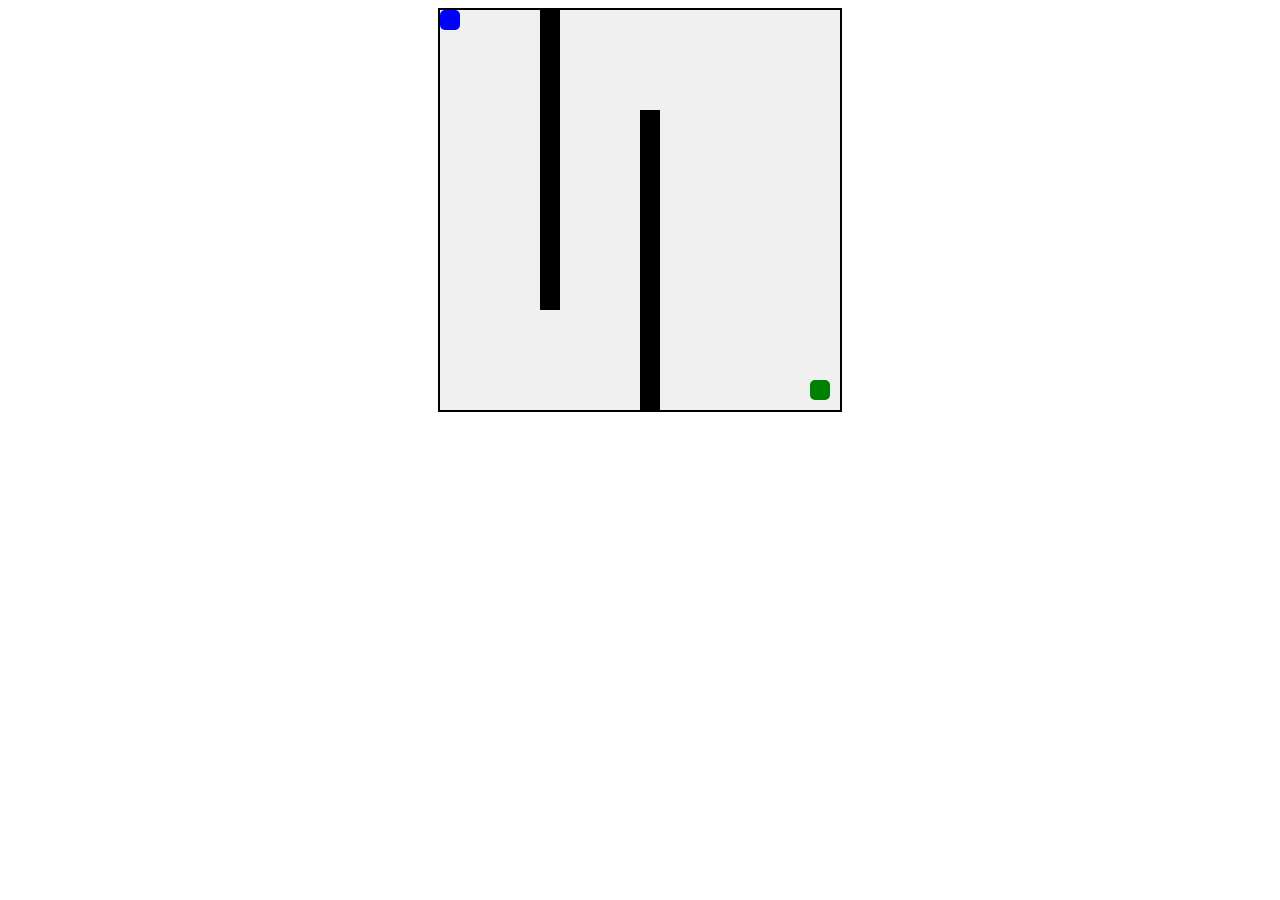
<file: 123.html>
<!DOCTYPE html>
<html>
<head>
    <title>迷宮遊戲</title>
    <style>
        body {
            text-align: center;
            font-family: Arial, sans-serif;
        }

        #gameArea {
            width: 400px;
            height: 400px;
            margin: auto;
            position: relative;
            border: 2px solid black;
            background-color: #f0f0f0;
        }

        .wall {
            position: absolute;
            background-color: black;
        }

        #player {
            width: 30px;
            height: 30px;
            position: absolute;
            background-color: blue;
            border-radius: 5px;
        }

        #goal {
            width: 30px;
            height: 30px;
            position: absolute;
            background-color: green;
            border-radius: 5px;
        }
        #player {
            width: 20px;
            height: 20px;
            /* 其他樣式保持不變 */
        }

        #goal {
            width: 20px;
            height: 20px;
            /* 其他樣式保持不變 */
        }

        /* 添加更多複雜的牆壁 */
        .wall {
            /* 原有樣式保持不變 */
        }
    </style>
</head>
<body>
    <div id="gameArea">
        <div id="player"></div>
        <div id="goal" style="top: 370px; left: 370px;"></div>
        <!-- 添加更複雜的迷宮牆壁 -->
        <div class="wall" style="top: 0px; left: 100px; width: 20px; height: 300px;"></div>
        <div class="wall" style="top: 100px; left: 200px; width: 20px; height: 300px;"></div>
        <!-- 在此處可繼續添加牆壁 -->
    </div>
    <script>
        document.addEventListener('DOMContentLoaded', (event) => {
    const player = document.getElementById('player');
    let playerX = 0;
    let playerY = 0;
    const stepSize = 10;
    const timeLimit = 60000; // 60秒時間限制
    let timer;

    document.addEventListener('keydown', function(event) {
        /* ...原有代碼... */
    });

    function startGame() {
        timer = setTimeout(function() {
            alert('時間到！遊戲結束！');
            window.location.reload();
        }, timeLimit);
    }

    function checkGoal() {
        /* ...原有代碼... */
        clearTimeout(timer); // 到達終點時停止計時
    }

    startGame(); // 遊戲開始時啟動計時器
});

    </script>
</body>
</html>
</file>
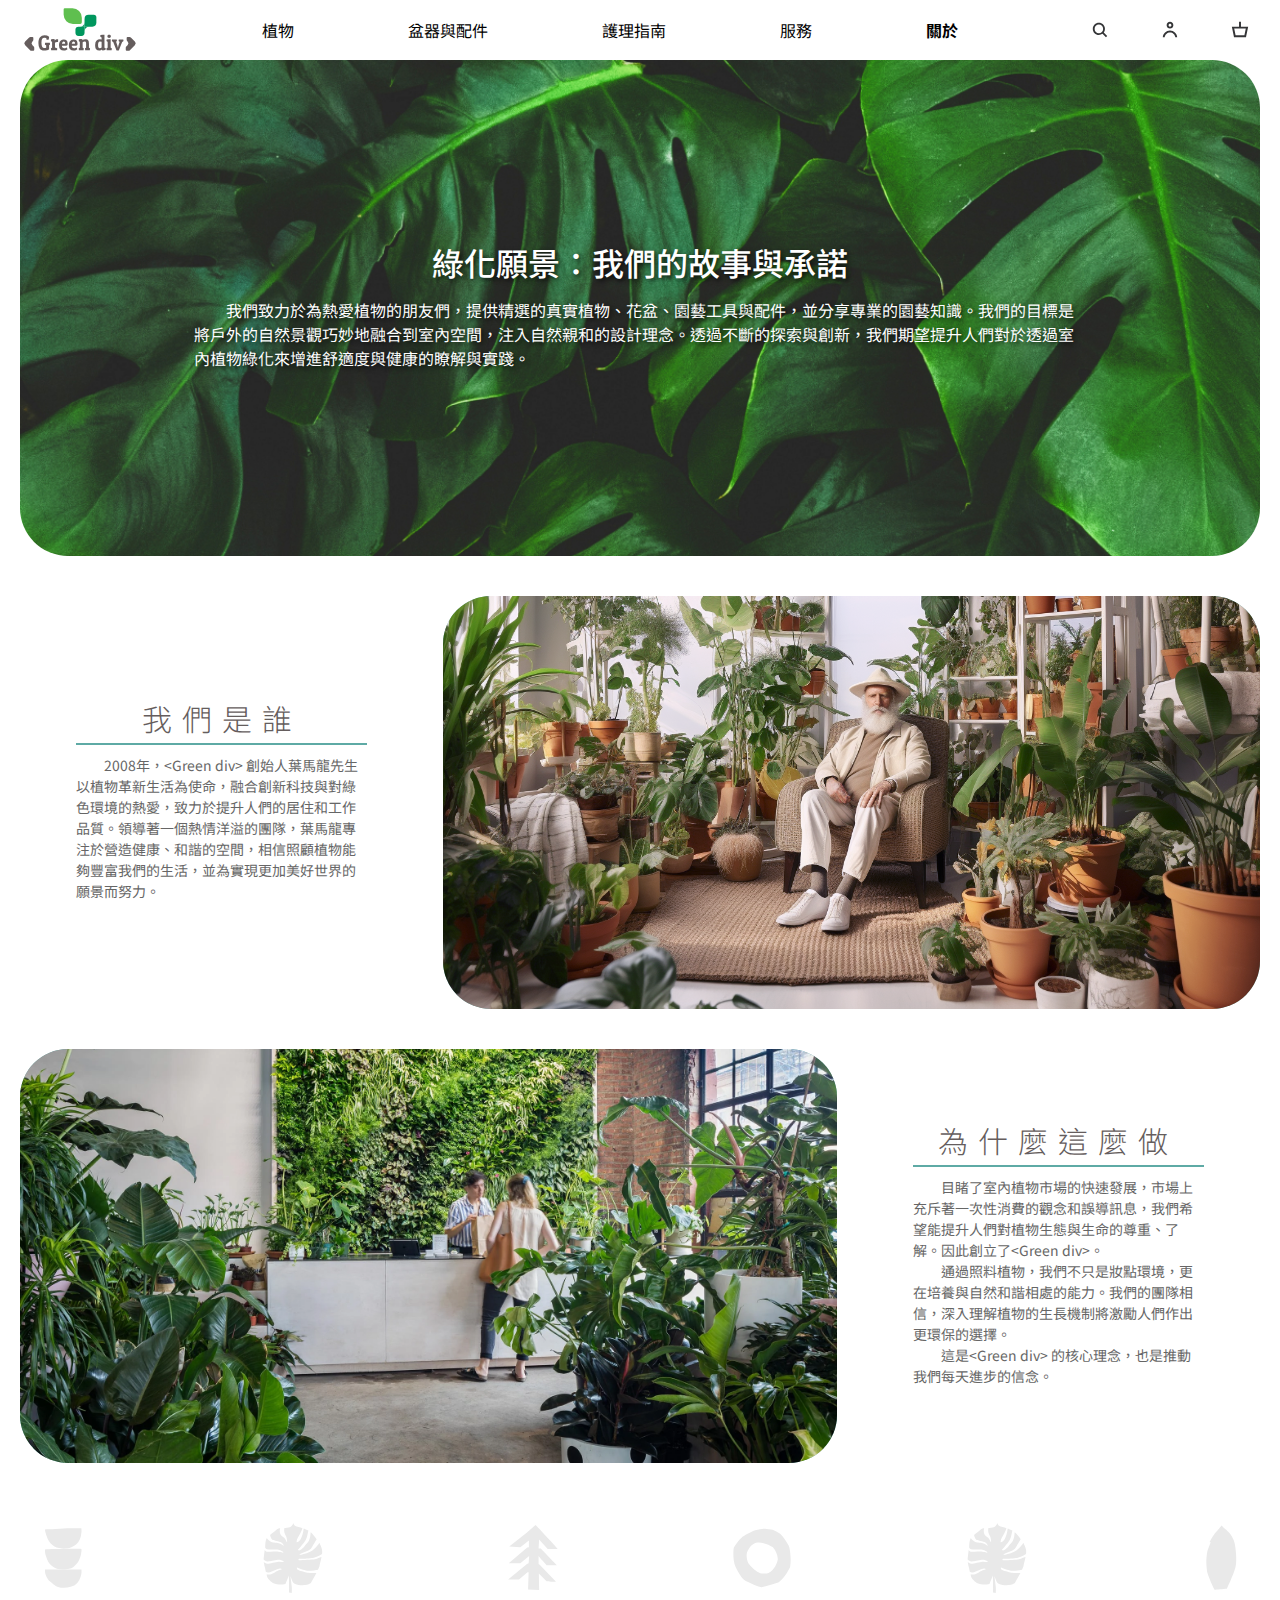
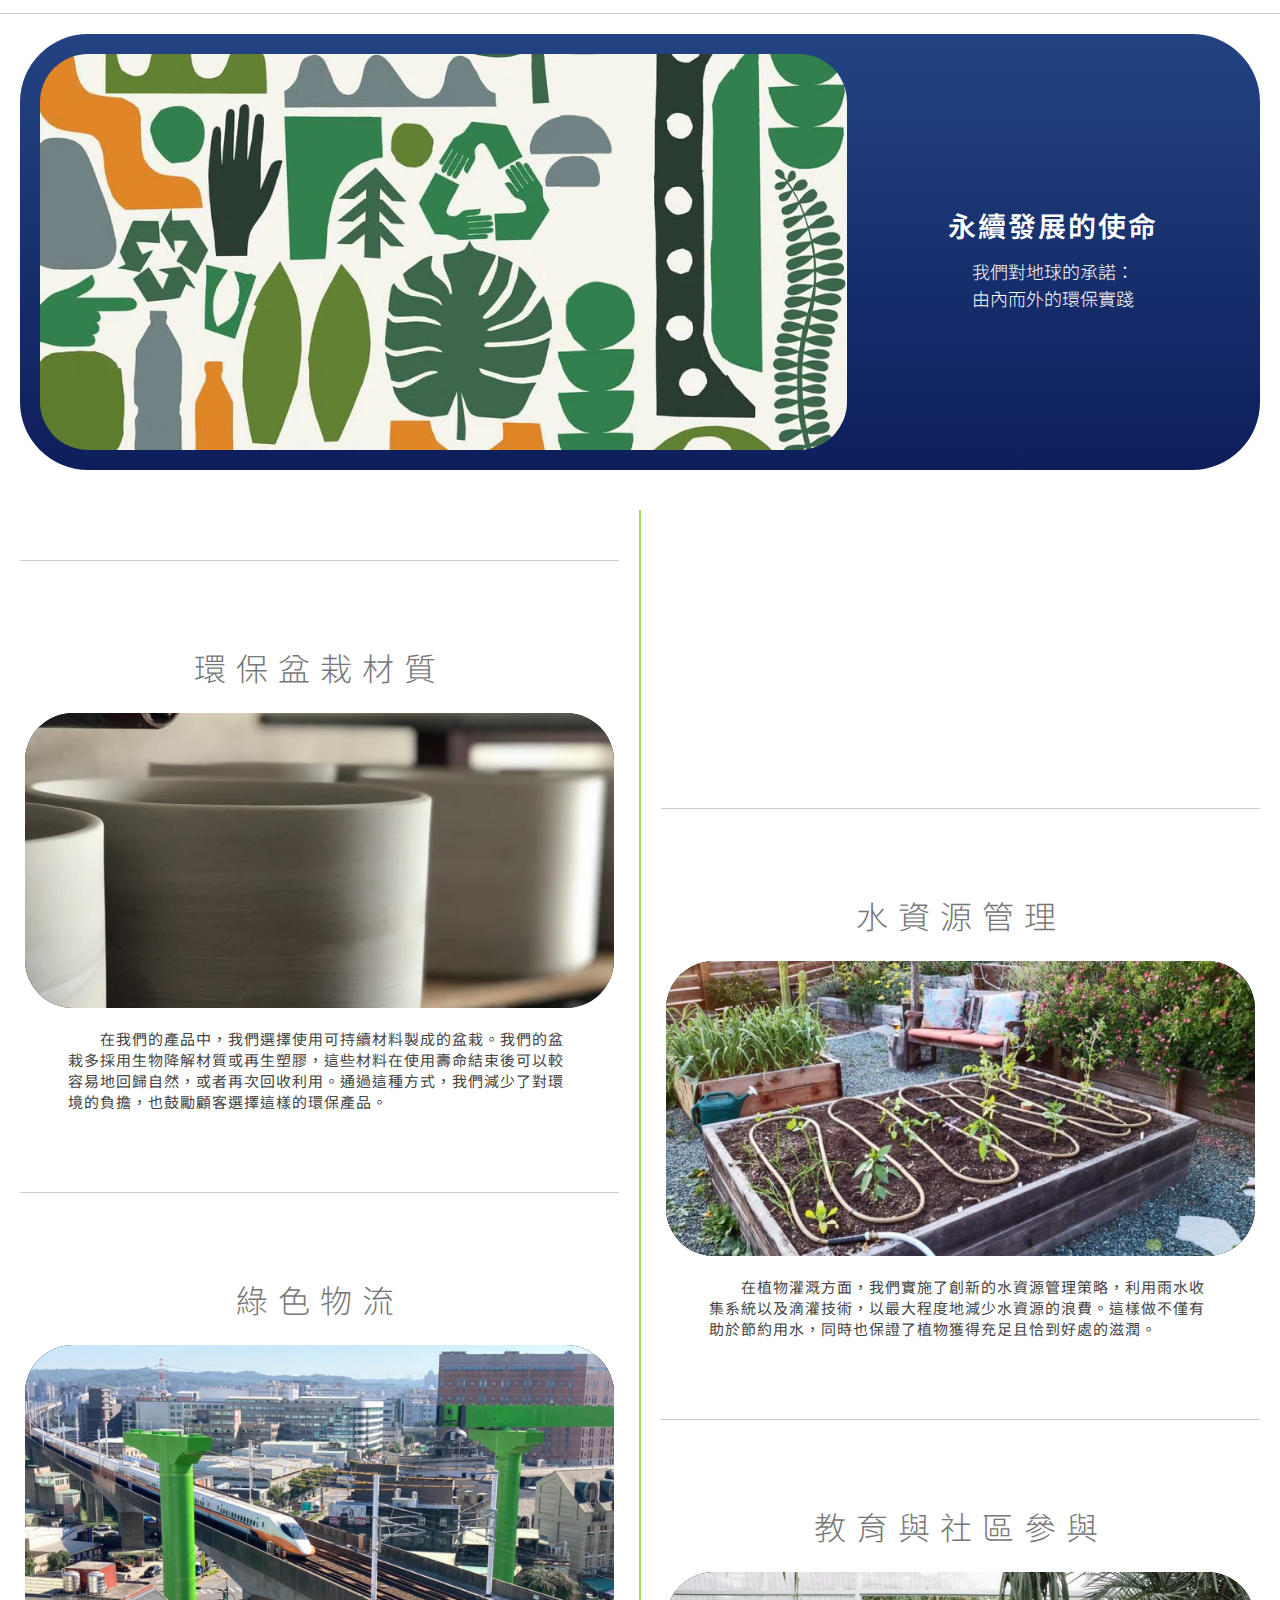
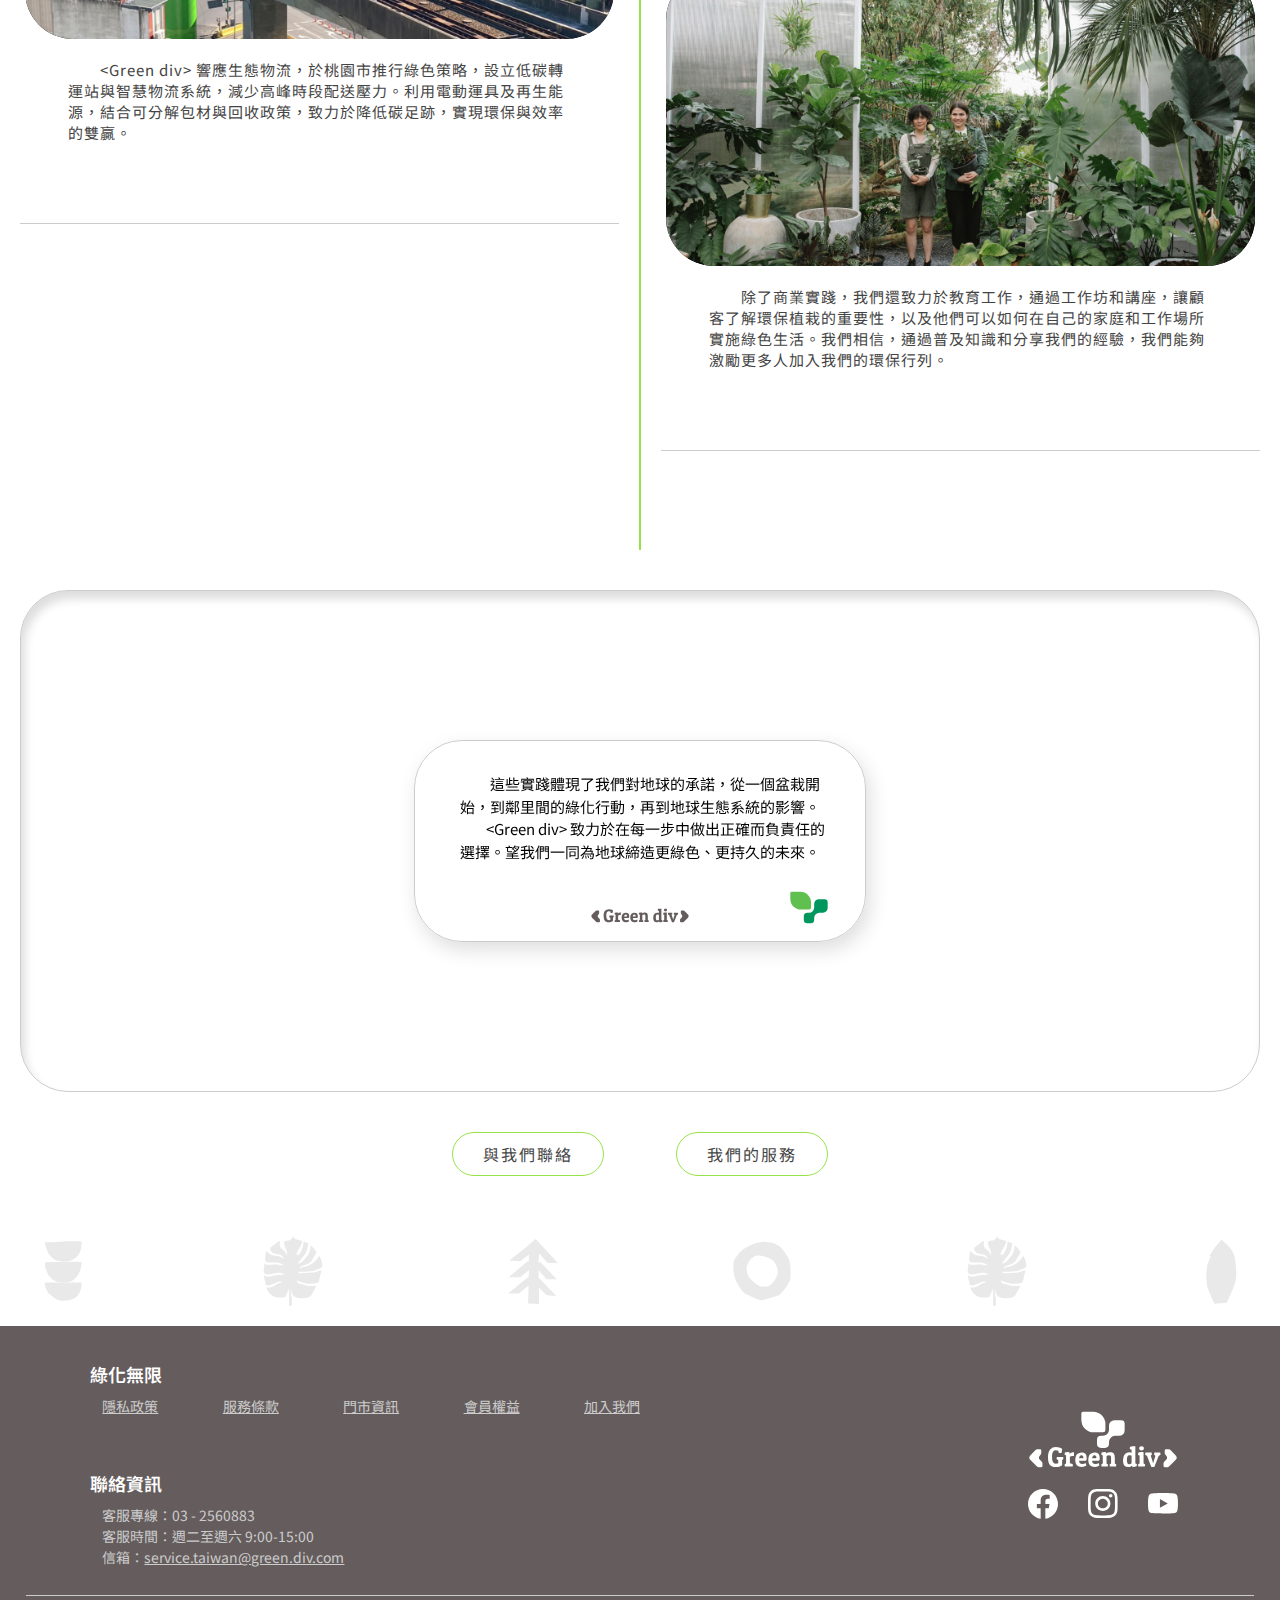
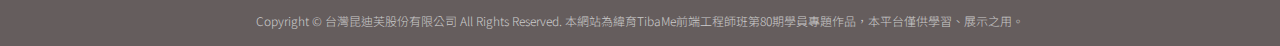
<file: about.html>
<!DOCTYPE html>
<html lang="en">
<head>
    <meta charset="UTF-8">
    <meta name="viewport" content="width=device-width, initial-scale=1.0">
    <title>關於我們 | 綠域植栽</title>
    <link rel="stylesheet" href="css/grid.css">
    <link rel="stylesheet" href="css/reset.css">
    <link rel="preconnect" href="https://fonts.googleapis.com">
    <link rel="preconnect" href="https://fonts.gstatic.com" crossorigin>
    <link href="https://fonts.googleapis.com/css2?family=Noto+Sans+TC:wght@300;400;500;600;700&display=swap" rel="stylesheet">
    <link rel="stylesheet" href="https://cdnjs.cloudflare.com/ajax/libs/font-awesome/6.4.2/css/all.min.css" integrity="sha512-z3gLpd7yknf1YoNbCzqRKc4qyor8gaKU1qmn+CShxbuBusANI9QpRohGBreCFkKxLhei6S9CQXFEbbKuqLg0DA==" crossorigin="anonymous" referrerpolicy="no-referrer" />
    <link rel="icon" href="images/logo/logo_ico.svg" type="image/x-icon">
</head>
    <style>
        body{
            font-family: 'Noto Sans TC', sans-serif;

        }
        ::selection {
            background: rgba(151, 228, 74, 0.5); /* 黄绿色背景，50% 不透明度 */
        }
        ::-moz-selection {
            background: rgba(151, 228, 74, 0.5); 
        }
        header{
            display: flex;
            flex-direction: row;
            align-items: center;
            height: 60px;
            background-color: #fff;
            max-width: 1520px;
            margin: auto;
        }
        .logo{
            margin-left: 20px;
            margin-right: 20px;
        }
        .logo img{
            width: 120px;
        }
        nav {
            display:flex;
            flex-direction: row;
            align-items: center;
            width: 100%;
        }
        nav .main-ul{
            display: flex;
            flex-direction: row;
            flex-grow: 1;
            justify-content: space-evenly;
            align-items: center;
        }
        nav .main-ul a {
            display: flex;
            align-items: center;
            justify-content: center;
            color: #000;
            padding: 12px;
            text-decoration: none;
            font-size: 16px;
            font-weight: 400;         
        }

        nav .main-ul a:hover{
            transition: none;
            font-weight: 700;
        }
        nav .li-e a{
            font-weight: 700;
        }
        .about-ul{
            position: absolute; 
            width: 180px;
            height: 100px;
            
            display: flex;
            align-items: center;
            flex-direction: column;
            justify-content: center;
            left: 50%;
            transform: translate(-50%, 0);
            border-radius: 20px;
            display: none;
            gap: 8px;
            background-color: #fff6;
            backdrop-filter: blur(20px);
            -webkit-backdrop-filter: blur(20px);
            border: 1px solid #ccc;
        }
        .about-ul a{
            height: 20px;
            width: 120px;
        }
        .main-about-li{
            position: relative;
        }
        .main-about-li:hover .about-ul {
            display: flex;
        }
        .main-about-li:hover .about-ul a {
            height: 10px;
            font-weight: 300;
        }
        .about-ul a:hover {
            font-weight: 700 !important;
        }
        nav .icons{
            display: flex;
            flex-direction: row;    
            gap: 30px;
            margin-left: 20px;
            margin-right: 20px;        
        }
        .icon-item{
            width: 40px;
        }
        .icon-item a {
            display: flex;
            align-items: center;
            justify-content: center;
            color: #000;
            background-color: #fff;
            /* width: 100px; */
            /* height: 20px; */
            padding: 12px;
            border-radius: 10px;
            text-decoration: none;
        }
        .icon-item a:hover{
            /* color: #655D5D; */
            color: #0E677B;
            background-color: #f5f5f5;
        }
        .banner-container{
            max-width: 1500px ;
            display: flex;
            justify-content: center;
            align-items: center;
            background:url(images/other/about_banner.jpg);
            background-position: center;
            background-size: cover;
            aspect-ratio: 5/2;
            margin: 0 20px 40px 20px;
            border-radius: 48px;
        }
        @media (min-width: 1530px) {
            .banner-container {
                margin: 0 auto 40px auto; 
            }
        }
        .banner-box{
            width: 72%;
            display: flex;
            flex-direction: column;
            justify-content: center;
            align-items: center;
            color: #fff;
            gap: 20px;
            text-shadow: 2px 2px 5px rgba(0, 0, 0, 0.8);

        }
        .banner-box-title{
            font-size: 32px;
            font-weight: 500;
        }
        .banner-box-text{
            font-size: 16px;
            line-height: 1.5;
        }
        .who-container{
            max-width: 1500px ;
            display: flex;
            margin: 0px 20px 40px 20px;
            justify-content: space-between;
            gap: 20px;
        }
        @media (min-width: 1530px) {
            .who-container {
                margin: 0px auto 40px auto; 
            }
        }
        .who-textbox{
            display: flex;
            flex-direction: column;
            justify-content: center;
            align-items: center;
            width: calc(33.333333% - 10px);
            color: #666;
        }
        .who-textbox-title{
            font-size: 30px;
            font-weight: 300;
            letter-spacing: 10px;
            color: #655D5D;
        }
        .who-textbox-line{
            background-color: #5EAAA5;
            height: 2px;
            width: 72%;
            margin: 10px 0;
        }
        .who-textbox-text{
            width: 72%;
            font-size: 14px;
            line-height: 1.5 ;
        }


        .who-imagebox{
            width: calc(66.6666% - 10px);
            position: relative;
            padding-top: 33.33333%;
            background-color: #5EAAA5;
            overflow: hidden;
            border-radius: 48px;
        }
        .who-imagebox img{
            position: absolute;
            width: 100%;
            top: 20;
            left: 0;
            right: 0;
            bottom: 0;
            object-fit: cover;
            
            object-position: center bottom;
        }
        .leaves-item{
            display: flex;
            justify-content: space-between;
            align-items: center;
        }
        .leaf1 {height: 60px; }
        .leaf2 {height: 70px; }
        .leaf3 {height: 65px; }
        .leaf4 {height: 60px; }
        .leaf5 {height: 65px; }

        .leaf1:hover path {
            fill: #97E44A;
            transition: none;
        }
        .leaf2:hover path {
            fill: #97E44A;
            transition: none;
        }
        .leaf3:hover path {
            fill: #97E44A;
            transition: none;
        }
        .leaf4:hover path {
            fill: #97E44A;
            transition: none;
        }
        .leaf5:hover path {
            fill: #97E44A;
            transition: none;
        }

        .leaf1 path, .leaf2 path, .leaf3 path, .leaf4 path, .leaf5 path {
    transition: fill 1.2s ease; /* 指定過渡效果作用於 fill 屬性，持續 0.3 秒，使用 ease 時間函數 */
}
        .leaves-container{
            padding:20px 40px;
            max-width: 1460px;
            margin: auto;
        }
        .greyline{
            max-width: 1500px;
            height: 1px;
            background-color: #ccc;
            margin: 0 auto 20px auto;
        }
        @media (min-width: 1530px) {
            .greyline {
                margin: 0px auto 20px auto; 
            }
        }
        .eco-container{
            max-width: 1500px ;
            display: flex;
            margin: 0px 20px 40px 20px;
            justify-content: space-between;
            align-items: center;
            gap: 20px;
            background: linear-gradient(to bottom, #234382, #0D1E5B);
            border-radius: 68px;
        }
        @media (min-width: 1530px) {
            .eco-container {
                margin: 0px auto 40px auto; 
            }
        }
        .eco-imagebox{
            width: calc(66.666666% - 20px);
            background: url(images/other/eco.webp);
            background-size: cover;
            background-position: center;
            background-repeat: no-repeat;
            padding-top: 32%;
            margin: 20px;
            margin-right: 0px;
            border-radius: 48px;
        }
        .eco-textbox{
            margin-right: 20px;
            flex-grow: 1;
            display: flex;
            flex-direction: column;
            align-items: center;
            color: #fff;
            line-height: 1.5;
            font-size: 18px;
            font-weight: 300;
        }
        .eco-textbox-title{
            font-size: 28px;
            font-weight: 600;
            padding: 12px;
            letter-spacing: 2px;
        }
        .ecoth-container{
            max-width: 1500px ;
            display: flex;
            margin: 0px 20px 40px 20px;
            justify-content: space-between;
            gap: 20px;

        
        }
        @media (min-width: 1530px) {
            .ecoth-container {
                margin: 0px auto 40px auto; 
            }
        }
        .ecoth-col{
            gap: 120px;
            display: flex;
            flex-direction: column;
            width: calc(50% - 20px);
        }
        .ecoth-col-left{
            display: block;
            margin-top: 4%;
        }
        .ecoth-col-right{
            display: block;
            margin-top: 24%;
            margin-bottom: 8%;
        }
        .ecoth-line{
            background-color: #97E44A;;
            width: 2px;
            flex-grow: 1;
        }
        .ecoth-card{
            display: flex;
            flex-direction: column;
            justify-content: start;
            align-items: center;
            gap: 20px;
            color: #444;
            aspect-ratio: 4/3;
            width: 100%;
            padding: 80px 0;            
        }
        .ecoth-card-title{
            display: flex;
            align-items: center;
            justify-content: center;
            font-size: 32px;
            font-weight: 300;
            letter-spacing: 10px;
            padding: 10px 0;
            color: #777;
        }
        .ecoth-card-image{
            width: calc(100% - 10px);
            aspect-ratio: 2/1;
            overflow: hidden;
            border-radius: 48px;
            background-color: #000;
        
        }
        .ecoth-card-image img{
            width: 100%;
            height: 100%;
            display: block;
            object-fit: cover;

            
        }
        .ecoth-card-text{
            font-size: 15px;
            width: 84%;
            letter-spacing: 1px;
            line-height: 1.4;
        }
        .ecoth-col .ecoth-card:first-child {
            border-top: 1px solid #ccc;
            border-bottom: 1px solid #ccc;
        }
        .ecoth-col .ecoth-card:nth-child(2) {
            border-bottom: 1px solid #ccc;
        }
        .comment-container{
            display:flex;
            justify-content: center;
            align-items: center;
            max-width: 1500px;
            background: url(images/other/abbg2.jpg);
            height: 500px;
            background-size: cover; /* 背景图片覆盖整个元素 */
            background-position: center; /* 背景图片居中 */
            background-attachment: fixed; /* 固定背景图片 */
            position: relative; /* 为伪元素定位做准备 */
            flex-direction: column;
            margin: 0 20px 0px 20px;
            border-radius: 48px;
            border: 1px solid #ccc;
            overflow: hidden;
            box-shadow: 4px 8px 10px #0002 inset;
        }
        @media (min-width: 1530px) {
            .comment-container {
                margin: 0 auto 0px auto; 
            }
        }
        .comment-card{
            height: 400px;
            position: relative;
            border-radius: 48px;
            width: 450px;
            height: 200px;
            border: 1px solid #ccc;
            display: flex;
            flex-direction: column;
            justify-content: space-between;
            align-items: center;
            font-size: 15px;
            background-color: #fff5;
            backdrop-filter: blur(8px);
            -webkit-backdrop-filter: blur(8px);
            box-shadow: 4px 8px 20px #0002;
        }
        .comment-card-col{
            display: flex;
            flex-direction: column;
            justify-content: space-between;
            align-items: center;
            margin: 32px 36px 12px 36px;

            height: 100%;
        }
        .comment-card-text{
            text-align: center;
            line-height: 1.5;
        }
        .comment-card-gndv{
            width: 100px;
        }
        .comment-card-gndv img{
            width: 100%;
        }

        .comment-card-logo{
            width: 40px;
            position: absolute;
            bottom: 16px;
            right: 36px;

        }
        .button-container{
            margin: auto;
            display: flex;
            justify-content: center;
            gap: 20px;
            max-width: 1500px;
        }
        .button-col{
            width: 16%;
        }
        .server-buttom a{
            display: flex;
            justify-content: center;
            align-items: center;
            background-color: #fff;
            border: 1px solid #97E44A;
            height: 42px;
            width: 150px;
            text-decoration: none;
            border-radius: 48px;
            color: #444;
            letter-spacing: 2px;
            /* margin-bottom: 20px; */
            margin: 40px auto 40px auto;
        }

        .server-buttom a:hover{
            border: 1px solid transparent;
            background-color: #97E44A;
            color: #000;
        }
        .footer-container-container{
            height: 100%;
            height: 320px;
            display: flex;
            justify-content: center;
            background-color: #655D5D;
        }
        .footer-container{
            display:flex;
            justify-content: end;
            align-items: center;
            width: 100%;
            background-color: #655D5D;
            height: 320px;
            position: relative; 
            flex-direction: column;
            max-width: 1500px;
        }
        .footer-row{
            display: flex;
            width: 84%;
            justify-content: space-between;
            align-items: center;
            flex-grow: 1;

        }
        .footer-logos{

            width: 150px;
            height: 100px;
            display: flex;
            flex-direction: column;
            justify-content: space-between;
            gap: 20px;
        }
        .footer-logos img{
            width: 100%;
        }
        .footer-logos-icons{
            display: flex;
            flex-direction: row;
            gap:10px;
            justify-content: space-between;
            align-items: center;

        }
        .footer-icon{
            width: 30px;
        }
        .footer-buttom{
            height: 50px;
            display: flex;
            align-items: center;
            justify-content: center;
            font-size: 12px;
            color: #ccc;
            font-weight: 300;
            border-top: 1px solid #ccc;
            width: 96%;
        }
        .footer-infos{

            width: 50%;
            height: 80%;
            display: flex;
            flex-direction: column;
            justify-content: space-between;
            line-height: 1.5;
        }
        .footer-info-title{
            color: #fff;
            padding: 8px 0;
            font-size: 18px;
            font-weight: 600;
            margin-left: -12px;
            
        }
        .footer-info-text-1st{
            display: flex;
            flex-direction: row;

            justify-content: space-between;
        }
        .footer-info-text{
            color: #ccc;
            font-size: 14px;
        }
        
        .footer-info-text a{
            color: #ccc;
        }
        .footer-info-text a:hover{
            color: #97E44A;
            text-decoration: none;
        }
    </style>
<body>
    <header>
        <div class="logo">
            <a href="index.html"><img src="images/logo/GreenDivLogo.svg" alt="Logo"></a>
        </div>
        <nav>
            <ul class="main-ul">
                <li class="main-li li-a"><a href="goods.html">植物</a></li>
                <li class="main-li li-b"><a href="">盆器與配件</a></li>
                <li class="main-li li-c"><a href="">護理指南</a></li>
                <li class="main-li li-d"><a href="server.html">服務</a></li>
                <li class="main-li main-about-li li-e">
                    <a href="about.html">關於</a>
                    <ul class="about-ul">
                        <li class="about-li"><a href="about.html">關於我們</a></li>
                        <li class="about-li"><a href="contact.html">聯絡我們</a></li>
                    </ul>
                </li>
            </ul>
            <div class="icons">
                <div class="icon-item"><a href=""><img src="images/icons/serch.svg" alt=""></a></div>
                <div class="icon-item"><a href=""> <img src="images/icons/SquirrelSetup.svg" alt=""></a></div>
                <div class="icon-item"><a href=""> <img src="images/icons/shop.svg" alt=""></a></div>
            </div>
        </nav>
    </header>
    <div class="banner-container">
        <div class="banner-box">
            <div class="banner-box-title"><h3>綠化願景：我們的故事與承諾</h3></div>
            <div class="banner-box-text"><p>　　我們致力於為熱愛植物的朋友們，提供精選的真實植物、花盆、園藝工具與配件，並分享專業的園藝知識。我們的目標是將戶外的自然景觀巧妙地融合到室內空間，注入自然親和的設計理念。透過不斷的探索與創新，我們期望提升人們對於透過室內植物綠化來增進舒適度與健康的瞭解與實踐。</p></div>
            </div>
        </div>
    </div>
    <div class="who-container">
        <div class="who-textbox">
            <div class="who-textbox-title">我們是誰</div>
            <div class="who-textbox-line"></div>
            <div class="who-textbox-text"><p>　　2008年，&lt;Green div&gt; 創始人葉馬龍先生以植物革新生活為使命，融合創新科技與對綠色環境的熱愛，致力於提升人們的居住和工作品質。領導著一個熱情洋溢的團隊，葉馬龍專注於營造健康、和諧的空間，相信照顧植物能夠豐富我們的生活，並為實現更加美好世界的願景而努力。</p></div>
        </div>
        <div class="who-imagebox">
            <img src="images/other/malone.png" alt="">
        </div>
    </div>
    <div class="who-container">
        <div class="who-imagebox">
            <img src="images/other/retail.webp" alt="">
        </div>
        <div class="who-textbox">
            <div class="who-textbox-title">為什麼這麼做</div>
            <div class="who-textbox-line"></div>
            <div class="who-textbox-text"><p>　　目睹了室內植物市場的快速發展，市場上充斥著一次性消費的觀念和誤導訊息，我們希望能提升人們對植物生態與生命的尊重、了解。因此創立了&lt;Green div&gt;。<br>
            　　通過照料植物，我們不只是妝點環境，更在培養與自然和諧相處的能力。我們的團隊相信，深入理解植物的生長機制將激勵人們作出更環保的選擇。<br>
            　　這是&lt;Green div&gt; 的核心理念，也是推動我們每天進步的信念。</p></div>
        </div>
    </div>
    <div class="leaves-container">
        <div class="row leaves-row">
            <div class="col-12 leaves-item">
                <svg xmlns="http://www.w3.org/2000/svg" width="47" height="76" viewBox="0 0 47 76" class="leaf1">
                    <path d="M1.46647 35.9603C0.519416 33.5652 -0.190875 29.9725 0.0458883 27.0984C3.59745 26.6195 21.3545 26.6194 23.9589 26.6194C26.5633 26.6194 40.0588 26.1404 46.2147 26.6194C46.6882 28.5355 45.9779 30.4516 45.7412 32.8466C45.5044 35.2417 43.8471 38.8344 42.6632 41.948C41.4794 45.0616 37.2177 48.4147 36.0339 49.3727C34.85 50.3308 32.9559 51.5283 27.0368 52.2468C21.1177 52.9654 14.0542 52.9558 8.56927 47.9357C3.59724 43.385 2.41353 38.3553 1.46647 35.9603Z" fill="#E9E9E9"/>
                    <path d="M1.65389 8.7181C0.969556 6.49801 0 3.76535 0 1.87858C2.44141 1.43548 7.77393 1.46121 13.7037 1.17104C20.3988 0.843429 27.7903 0.227661 31.4239 0.227661H46.0727C46.2302 1.17104 46.498 3.38799 46.309 4.70873C46.0727 6.35965 45.8364 8.24641 45.6002 9.89733C45.3639 11.5483 43.9463 15.5576 42.2924 17.6802C40.6385 19.8028 38.5121 21.6896 35.4405 23.5764C32.369 25.4631 27.1711 26.4065 24.0996 26.4065C21.0281 26.4065 15.1213 25.2273 12.0498 23.5764C9.68708 21.6896 7.79692 20.2745 5.90676 17.6802C4.01659 15.0859 2.59897 11.7841 1.65389 8.7181Z" fill="#E9E9E9"/>
                    <path d="M43.4859 65.8351C45.6356 61.3397 46.7105 58.0272 46.2805 52.5854L27.1483 52.5854L0.062174 52.5854C-0.582736 59.4468 3.93162 65.8351 6.94119 68.2011C9.95075 70.5671 13.1753 74.5894 20.2693 75.7724C25.8585 75.7724 30.5878 75.2992 34.4572 73.8796C38.3267 72.4599 41.3362 70.3305 43.4859 65.8351Z" fill="#E9E9E9"/>
                </svg>
                <svg xmlns="http://www.w3.org/2000/svg" width="78" height="92" viewBox="0 0 78 92" class="leaf2">
                    <path d="M28.5536 14.7481C28.0252 13.3435 26.7924 10.8855 27.673 6.49618C29.2581 6.37913 32.8863 6.00458 34.718 5.44275C37.0076 4.74046 38.5927 2.63359 39.4733 0C39.4733 1.05344 40.7062 3.16031 42.1152 4.03817C43.5241 4.91603 48.6317 5.61832 51.4497 6.84733C50.7452 9.30534 49.1601 12.1145 48.1033 14.5725C47.0466 17.0305 43.5241 20.8931 43.7003 25.2824C46.166 24.7557 47.7511 23.1756 49.1601 20.8931C50.5691 18.6107 52.5064 12.8168 53.0348 7.19847C53.8802 7.47939 57.4966 9.1883 59.1991 10.0076L57.7901 16.5038C57.7901 17.5573 56.9095 19.8397 55.6766 22.2977C54.4438 24.7557 48.8078 31.7786 45.4615 35.1145C45.2854 35.8168 46.166 35.9924 47.2227 35.9924C48.2795 35.9924 52.1542 32.8321 53.387 31.4275C54.6199 30.0229 57.7901 25.9847 58.8468 24.9313C59.9036 23.8779 61.8409 19.8397 62.1932 12.1145C64.3067 13.3786 68.3575 18.8448 70.1187 21.4198C68.0639 24.8728 63.8135 31.9893 63.2499 32.8321C62.5454 33.8855 60.4319 35.4656 57.9662 36.6947C55.5005 37.9237 48.1033 39.6794 47.3988 41.6107C50.2168 42.4885 61.8409 37.9237 64.4828 35.9924C67.1246 34.0611 72.2322 28.7939 73.6412 25.8092C73.9934 27.0382 75.2263 28.9695 75.9308 31.0763C76.6353 33.1832 77.8681 35.1145 77.1636 40.7328C72.5844 43.8931 68.7097 45.1221 66.244 45.6489C63.7783 46.1756 52.1542 47.4046 47.3988 46.8779C46.6356 47.1705 45.4263 48.0015 46.6944 48.9847C48.2795 49.1603 64.1305 48.2824 68.0052 47.7557C71.8799 47.229 73.1128 45.1221 76.4591 44.771C76.4591 46.1756 74.1695 54.2519 73.9934 56.0076C73.8525 57.4122 72.5257 60.2214 71.8799 61.4504C68.8859 62.0356 61.8409 63.1008 57.614 62.6794C53.387 62.258 46.8118 59.8117 44.0525 58.6412C43.9938 59.3435 44.123 60.8885 45.1092 61.4504C46.3421 62.1527 55.6766 65.1374 57.614 65.313C59.5513 65.4885 65.5395 66.1908 69.7665 65.6641C69.2029 66.6473 64.7176 74.8524 62.5454 78.8321C61.43 79.7099 58.3185 81.5008 54.796 81.6412C50.3929 81.8168 44.757 81.6412 41.7629 80.0611C38.8145 78.505 38.2571 76.949 35.718 69.8601L35.5986 69.5267C36.0683 73.0382 37.078 80.7282 37.3598 83.3969C37.6416 86.0656 37.4772 90.2443 37.3598 92L33.6612 91.4733C34.0135 89.3664 33.6612 72.687 33.6612 69C33.0977 70.545 30.3736 77.0178 29.082 80.0611C27.2621 80.3537 23.27 80.9389 21.861 80.9389C20.0998 80.9389 16.0489 80.2366 12.5265 78.8321C11.2936 77.9542 8.47565 75.8473 6.89055 73.916C5.83381 72.1603 4.42482 70.7557 4.42482 67.2443C5.65768 67.9466 9.00402 67.771 10.413 67.2443C11.822 66.7176 14.4638 65.4885 15.5206 64.6107C16.5773 63.7328 20.0998 62.1527 21.6849 61.8015C22.953 61.5206 24.2093 60.8651 24.679 60.5725C24.1506 60.3384 22.8825 59.8351 22.0371 59.6947C20.9804 59.5191 17.4579 60.9237 15.8728 61.8015C14.2877 62.6794 9.53239 64.6107 7.59504 64.9618C6.04515 65.2427 4.01387 64.3766 3.19196 63.9084C3.07455 63.0305 2.73404 60.8885 2.31135 59.3435C1.88865 57.7985 0.96107 53.4326 0.550116 51.4427C1.31332 51.9695 3.36808 53.1282 5.48156 53.5496C7.77116 53.7252 16.4012 51.2672 19.7475 50.916C23.0939 50.5649 25.3835 51.7939 27.1447 51.2672C27.1447 50.5649 24.5028 48.9847 21.6849 48.458C18.8669 47.9313 10.0608 50.0382 7.94728 50.3893C5.83381 50.7405 2.83972 50.5649 0.373993 47.9313C0.514891 46.1053 1.37202 38.9771 1.78298 35.6412C2.31135 36.2265 3.61464 37.5023 4.60085 37.9237C7.06648 37.9237 12.3503 37.3969 16.7534 37.3969C21.1566 37.3969 25.5596 38.9771 26.2641 38.9771C26.7924 37.7481 21.8609 35.4656 18.6907 34.9389C15.5205 34.4122 9.88454 35.2901 4.95319 34.5878C4.1078 34.3069 2.95707 33.0662 2.48738 32.4809C2.36996 29.2621 2.62827 22.1924 4.60085 19.6641C4.9531 21.2443 8.47556 23.7023 9.88454 24.7557C11.2935 25.8092 17.1056 26.1603 18.6907 26.1603C20.2758 26.1603 24.1505 27.3893 26.7924 30.1985C26.6162 28.0916 25.0311 26.687 23.2699 25.458C21.5087 24.229 13.407 22.6489 12.3503 22.2977C11.2935 21.9466 9.70842 19.6641 8.8278 15.626C10.0607 14.2214 14.816 11.0611 16.225 9.83206C17.634 8.60305 20.4519 6.49618 22.2132 7.19847C21.8609 7.84224 21.2973 9.90229 21.8609 12.9924C22.5654 16.855 25.7356 17.9084 27.4969 19.4885C28.9059 20.7527 29.9626 23.5267 30.3148 24.7557H31.1955C31.3716 23.8779 30.8432 21.2443 30.6671 19.6641C30.491 18.084 29.6103 17.0305 28.5536 14.7481Z" fill="#E9E9E9"/>
                </svg>
                <svg xmlns="http://www.w3.org/2000/svg" width="68" height="88" viewBox="0 0 68 88" class="leaf3">
                    <path d="M16.8433 30.2034L28.4466 20.8814V30.2034L26.2008 30.5763L1.12263 51.8305H16.8433L28.8209 42.1356L28.0723 51.8305L25.8265 52.9492L0.374023 73.8305H14.9718L26.5751 64.1356H28.0723L27.3237 87.2542L42.2958 88L41.9215 65.6271L52.402 76.0678C54.498 76.6644 61.7595 76.8136 65.1282 76.8136L43.0444 53.6949L41.5472 52.9492V42.1356C42.4455 43.6271 49.158 50.9605 52.402 54.4407H66.2511C63.2567 51.1593 50.5304 37.9096 44.5416 31.6949H41.5472L42.2958 19.7627L53.8992 32.4407H67.374C61.9841 25.878 45.1655 8.0791 37.4299 0L25.4522 10.4407L1.87123 29.0847L16.8433 30.2034Z" fill="#E9E9E9"/>
                </svg>
                <svg xmlns="http://www.w3.org/2000/svg" width="58" height="60" viewBox="0 0 58 60" class="leaf4">
                    <path fill-rule="evenodd" clip-rule="evenodd" d="M0.739365 19.8265C4.76146 12.9653 6.6542 11.3091 8.54695 9.65297C10.4397 7.99681 18.4839 3.50154 22.2694 2.31857C26.0549 1.1356 29.6038 0.662415 31.9697 0.662415C33.8625 0.662415 37.8057 1.45106 39.5407 1.84538C41.3546 2.63403 45.4082 4.54255 47.1117 5.86747C49.241 7.52363 55.1559 16.041 56.1022 18.6435C57.0486 21.246 58.4682 31.6562 57.0486 39.2272C53.5103 45.8614 52.6592 46.9148 51.7903 47.9901C51.7296 48.0652 51.6688 48.1404 51.607 48.2177C50.6606 49.4007 46.4019 54.1325 45.2189 54.6057C44.036 55.0789 30.3136 59.3376 28.4208 59.3376C23.6889 58.1546 13.2788 53.6594 10.6763 51.53C6.8908 47.7445 2.39552 39.2272 1.44915 35.6783C-0.0650527 30.1893 0.345043 22.8233 0.739365 19.8265ZM13.9938 24.6192C16.23 18.856 19.8079 14.8662 24.7276 14.4228C29.6473 13.9795 37.2504 17.5261 39.9339 19.2993C43.0646 23.2893 44.4064 26.3926 44.8536 31.2691C43.9591 37.0322 39.0394 45.012 33.6725 45.4553C28.3056 45.8986 27.4111 45.4553 24.2804 43.682C21.1497 41.9087 15.5955 36.4751 14.8882 34.3723C13.9936 31.7124 13.0993 27.7223 13.9938 24.6192Z" fill="#E9E9E9"/>
                </svg>
                <svg xmlns="http://www.w3.org/2000/svg" width="78" height="92" viewBox="0 0 78 92" class="leaf2">
                    <path d="M28.5536 14.7481C28.0252 13.3435 26.7924 10.8855 27.673 6.49618C29.2581 6.37913 32.8863 6.00458 34.718 5.44275C37.0076 4.74046 38.5927 2.63359 39.4733 0C39.4733 1.05344 40.7062 3.16031 42.1152 4.03817C43.5241 4.91603 48.6317 5.61832 51.4497 6.84733C50.7452 9.30534 49.1601 12.1145 48.1033 14.5725C47.0466 17.0305 43.5241 20.8931 43.7003 25.2824C46.166 24.7557 47.7511 23.1756 49.1601 20.8931C50.5691 18.6107 52.5064 12.8168 53.0348 7.19847C53.8802 7.47939 57.4966 9.1883 59.1991 10.0076L57.7901 16.5038C57.7901 17.5573 56.9095 19.8397 55.6766 22.2977C54.4438 24.7557 48.8078 31.7786 45.4615 35.1145C45.2854 35.8168 46.166 35.9924 47.2227 35.9924C48.2795 35.9924 52.1542 32.8321 53.387 31.4275C54.6199 30.0229 57.7901 25.9847 58.8468 24.9313C59.9036 23.8779 61.8409 19.8397 62.1932 12.1145C64.3067 13.3786 68.3575 18.8448 70.1187 21.4198C68.0639 24.8728 63.8135 31.9893 63.2499 32.8321C62.5454 33.8855 60.4319 35.4656 57.9662 36.6947C55.5005 37.9237 48.1033 39.6794 47.3988 41.6107C50.2168 42.4885 61.8409 37.9237 64.4828 35.9924C67.1246 34.0611 72.2322 28.7939 73.6412 25.8092C73.9934 27.0382 75.2263 28.9695 75.9308 31.0763C76.6353 33.1832 77.8681 35.1145 77.1636 40.7328C72.5844 43.8931 68.7097 45.1221 66.244 45.6489C63.7783 46.1756 52.1542 47.4046 47.3988 46.8779C46.6356 47.1705 45.4263 48.0015 46.6944 48.9847C48.2795 49.1603 64.1305 48.2824 68.0052 47.7557C71.8799 47.229 73.1128 45.1221 76.4591 44.771C76.4591 46.1756 74.1695 54.2519 73.9934 56.0076C73.8525 57.4122 72.5257 60.2214 71.8799 61.4504C68.8859 62.0356 61.8409 63.1008 57.614 62.6794C53.387 62.258 46.8118 59.8117 44.0525 58.6412C43.9938 59.3435 44.123 60.8885 45.1092 61.4504C46.3421 62.1527 55.6766 65.1374 57.614 65.313C59.5513 65.4885 65.5395 66.1908 69.7665 65.6641C69.2029 66.6473 64.7176 74.8524 62.5454 78.8321C61.43 79.7099 58.3185 81.5008 54.796 81.6412C50.3929 81.8168 44.757 81.6412 41.7629 80.0611C38.8145 78.505 38.2571 76.949 35.718 69.8601L35.5986 69.5267C36.0683 73.0382 37.078 80.7282 37.3598 83.3969C37.6416 86.0656 37.4772 90.2443 37.3598 92L33.6612 91.4733C34.0135 89.3664 33.6612 72.687 33.6612 69C33.0977 70.545 30.3736 77.0178 29.082 80.0611C27.2621 80.3537 23.27 80.9389 21.861 80.9389C20.0998 80.9389 16.0489 80.2366 12.5265 78.8321C11.2936 77.9542 8.47565 75.8473 6.89055 73.916C5.83381 72.1603 4.42482 70.7557 4.42482 67.2443C5.65768 67.9466 9.00402 67.771 10.413 67.2443C11.822 66.7176 14.4638 65.4885 15.5206 64.6107C16.5773 63.7328 20.0998 62.1527 21.6849 61.8015C22.953 61.5206 24.2093 60.8651 24.679 60.5725C24.1506 60.3384 22.8825 59.8351 22.0371 59.6947C20.9804 59.5191 17.4579 60.9237 15.8728 61.8015C14.2877 62.6794 9.53239 64.6107 7.59504 64.9618C6.04515 65.2427 4.01387 64.3766 3.19196 63.9084C3.07455 63.0305 2.73404 60.8885 2.31135 59.3435C1.88865 57.7985 0.96107 53.4326 0.550116 51.4427C1.31332 51.9695 3.36808 53.1282 5.48156 53.5496C7.77116 53.7252 16.4012 51.2672 19.7475 50.916C23.0939 50.5649 25.3835 51.7939 27.1447 51.2672C27.1447 50.5649 24.5028 48.9847 21.6849 48.458C18.8669 47.9313 10.0608 50.0382 7.94728 50.3893C5.83381 50.7405 2.83972 50.5649 0.373993 47.9313C0.514891 46.1053 1.37202 38.9771 1.78298 35.6412C2.31135 36.2265 3.61464 37.5023 4.60085 37.9237C7.06648 37.9237 12.3503 37.3969 16.7534 37.3969C21.1566 37.3969 25.5596 38.9771 26.2641 38.9771C26.7924 37.7481 21.8609 35.4656 18.6907 34.9389C15.5205 34.4122 9.88454 35.2901 4.95319 34.5878C4.1078 34.3069 2.95707 33.0662 2.48738 32.4809C2.36996 29.2621 2.62827 22.1924 4.60085 19.6641C4.9531 21.2443 8.47556 23.7023 9.88454 24.7557C11.2935 25.8092 17.1056 26.1603 18.6907 26.1603C20.2758 26.1603 24.1505 27.3893 26.7924 30.1985C26.6162 28.0916 25.0311 26.687 23.2699 25.458C21.5087 24.229 13.407 22.6489 12.3503 22.2977C11.2935 21.9466 9.70842 19.6641 8.8278 15.626C10.0607 14.2214 14.816 11.0611 16.225 9.83206C17.634 8.60305 20.4519 6.49618 22.2132 7.19847C21.8609 7.84224 21.2973 9.90229 21.8609 12.9924C22.5654 16.855 25.7356 17.9084 27.4969 19.4885C28.9059 20.7527 29.9626 23.5267 30.3148 24.7557H31.1955C31.3716 23.8779 30.8432 21.2443 30.6671 19.6641C30.491 18.084 29.6103 17.0305 28.5536 14.7481Z" fill="#E9E9E9"/>
                </svg>
                <svg xmlns="http://www.w3.org/2000/svg" width="37" height="78" viewBox="0 0 37 78" fill="E9E9E9" class="leaf5">
                    <path d="M10.2041 10.4981C11.2321 8.76489 15.0223 5.24298 18.6551 0.456548C19.5868 1.94568 25.9296 6.93437 28.283 9.85163C30.6364 12.7689 33.1472 16.9507 34.2671 21.9478C35.387 26.9449 37.3557 42.7515 35.3414 50.5467C34.5301 54.0187 31.4092 62.9148 24.9005 76.5669C20.7982 76.9173 12.0997 77.6475 10.1243 77.7652C8.05444 73.796 3.37674 63.9342 1.22449 56.2405C0.386686 47.5164 -0.44887 42.8049 1.60248 31.3131C2.78565 26.8318 5.0274 22.8607 5.46697 20.3981L4.24218 20.5507C4.65684 19.0865 8.3896 13.2389 10.2041 10.4981Z" fill="#E9E9E9"/>
                </svg>
            </div>
        </div>
    </div>
    <div class="greyline"></div>
    <div class="eco-container">
        <div class="eco-imagebox"></div>
        <div class="eco-textbox">
            <div class="eco-textbox-title">永續發展的使命</div>
            <div class="eco-textbox-text"><p>我們對地球的承諾：<br>
                由內而外的環保實踐</p></div>
        </div>
    </div>
    <div class="ecoth-container">
        <div class="ecoth-col ecoth-col-left">
            <div class="ecoth-card">
                <div class="ecoth-card-title">環保盆栽材質</div>
                <div class="ecoth-card-image"><img src="images/other/ecoth-1.jpg" alt=""></div>
                <div class="ecoth-card-text">　　在我們的產品中，我們選擇使用可持續材料製成的盆栽。我們的盆栽多採用生物降解材質或再生塑膠，這些材料在使用壽命結束後可以較容易地回歸自然，或者再次回收利用。通過這種方式，我們減少了對環境的負擔，也鼓勵顧客選擇這樣的環保產品。</div>
            </div>
            <div class="ecoth-card">
                <div class="ecoth-card-title">綠色物流</div>
                <div class="ecoth-card-image"><img src="images/other/ecoth-2.jpg" alt=""></div>
                <div class="ecoth-card-text">　　&lt;Green div&gt; 響應生態物流，於桃園市推行綠色策略，設立低碳轉運站與智慧物流系統，減少高峰時段配送壓力。利用電動運具及再生能源，結合可分解包材與回收政策，致力於降低碳足跡，實現環保與效率的雙贏。</div>
            </div>
        </div>
        <div class="ecoth-line"></div>
        <div class="ecoth-col ecoth-col-right">
            <div class="ecoth-card">
                <div class="ecoth-card-title">水資源管理</div>
                <div class="ecoth-card-image"><img src="images/other/ecoth-3.jpg" alt=""></div>
                <div class="ecoth-card-text">　　在植物灌溉方面，我們實施了創新的水資源管理策略，利用雨水收集系統以及滴灌技術，以最大程度地減少水資源的浪費。這樣做不僅有助於節約用水，同時也保證了植物獲得充足且恰到好處的滋潤。</div>
            </div>
            <div class="ecoth-card">
                <div class="ecoth-card-title">教育與社區參與</div>
                <div class="ecoth-card-image"><img src="images/other/ecoth-4.jpg" alt=""></div>
                <div class="ecoth-card-text">　　除了商業實踐，我們還致力於教育工作，通過工作坊和講座，讓顧客了解環保植栽的重要性，以及他們可以如何在自己的家庭和工作場所實施綠色生活。我們相信，通過普及知識和分享我們的經驗，我們能夠激勵更多人加入我們的環保行列。</div>
            </div>
        </div>
    </div>
    <div class="comment-container">
        <div class="comment-card">
            <div class="comment-card-col">
                <div class="comment-card-text"><p>　　這些實踐體現了我們對地球的承諾，從一個盆栽開始，到鄰里間的綠化行動，再到地球生態系統的影響。<br>
                    　　&lt;Green div&gt; 致力於在每一步中做出正確而負責任的選擇。望我們一同為地球締造更綠色、更持久的未來。</p>
                </div>
                <div class="comment-card-gndv"><img src="images/logo/GreenDivLogo-09.svg" alt=""></div>
            </div>
        <div class="comment-card-logo"><img src="images/logo/GreenDivLogo-08.svg" alt=""></div>
        </div>
    </div>
    <div class="button-container">
        <div class="button-col">
            <div class="server-buttom">
                <a href=""><p>與我們聯絡</p></a>
            </div>
        </div>
        <div class="button-col">
            <div class="server-buttom">
                <a href=""><p>我們的服務</p></a>
            </div>
        </div>
    </div>
    <div class="leaves-container">
        <div class="row leaves-row">
            <div class="col-12 leaves-item">
                <svg xmlns="http://www.w3.org/2000/svg" width="47" height="76" viewBox="0 0 47 76" class="leaf1">
                    <path d="M1.46647 35.9603C0.519416 33.5652 -0.190875 29.9725 0.0458883 27.0984C3.59745 26.6195 21.3545 26.6194 23.9589 26.6194C26.5633 26.6194 40.0588 26.1404 46.2147 26.6194C46.6882 28.5355 45.9779 30.4516 45.7412 32.8466C45.5044 35.2417 43.8471 38.8344 42.6632 41.948C41.4794 45.0616 37.2177 48.4147 36.0339 49.3727C34.85 50.3308 32.9559 51.5283 27.0368 52.2468C21.1177 52.9654 14.0542 52.9558 8.56927 47.9357C3.59724 43.385 2.41353 38.3553 1.46647 35.9603Z" fill="#E9E9E9"/>
                    <path d="M1.65389 8.7181C0.969556 6.49801 0 3.76535 0 1.87858C2.44141 1.43548 7.77393 1.46121 13.7037 1.17104C20.3988 0.843429 27.7903 0.227661 31.4239 0.227661H46.0727C46.2302 1.17104 46.498 3.38799 46.309 4.70873C46.0727 6.35965 45.8364 8.24641 45.6002 9.89733C45.3639 11.5483 43.9463 15.5576 42.2924 17.6802C40.6385 19.8028 38.5121 21.6896 35.4405 23.5764C32.369 25.4631 27.1711 26.4065 24.0996 26.4065C21.0281 26.4065 15.1213 25.2273 12.0498 23.5764C9.68708 21.6896 7.79692 20.2745 5.90676 17.6802C4.01659 15.0859 2.59897 11.7841 1.65389 8.7181Z" fill="#E9E9E9"/>
                    <path d="M43.4859 65.8351C45.6356 61.3397 46.7105 58.0272 46.2805 52.5854L27.1483 52.5854L0.062174 52.5854C-0.582736 59.4468 3.93162 65.8351 6.94119 68.2011C9.95075 70.5671 13.1753 74.5894 20.2693 75.7724C25.8585 75.7724 30.5878 75.2992 34.4572 73.8796C38.3267 72.4599 41.3362 70.3305 43.4859 65.8351Z" fill="#E9E9E9"/>
                </svg>
                <svg xmlns="http://www.w3.org/2000/svg" width="78" height="92" viewBox="0 0 78 92" class="leaf2">
                    <path d="M28.5536 14.7481C28.0252 13.3435 26.7924 10.8855 27.673 6.49618C29.2581 6.37913 32.8863 6.00458 34.718 5.44275C37.0076 4.74046 38.5927 2.63359 39.4733 0C39.4733 1.05344 40.7062 3.16031 42.1152 4.03817C43.5241 4.91603 48.6317 5.61832 51.4497 6.84733C50.7452 9.30534 49.1601 12.1145 48.1033 14.5725C47.0466 17.0305 43.5241 20.8931 43.7003 25.2824C46.166 24.7557 47.7511 23.1756 49.1601 20.8931C50.5691 18.6107 52.5064 12.8168 53.0348 7.19847C53.8802 7.47939 57.4966 9.1883 59.1991 10.0076L57.7901 16.5038C57.7901 17.5573 56.9095 19.8397 55.6766 22.2977C54.4438 24.7557 48.8078 31.7786 45.4615 35.1145C45.2854 35.8168 46.166 35.9924 47.2227 35.9924C48.2795 35.9924 52.1542 32.8321 53.387 31.4275C54.6199 30.0229 57.7901 25.9847 58.8468 24.9313C59.9036 23.8779 61.8409 19.8397 62.1932 12.1145C64.3067 13.3786 68.3575 18.8448 70.1187 21.4198C68.0639 24.8728 63.8135 31.9893 63.2499 32.8321C62.5454 33.8855 60.4319 35.4656 57.9662 36.6947C55.5005 37.9237 48.1033 39.6794 47.3988 41.6107C50.2168 42.4885 61.8409 37.9237 64.4828 35.9924C67.1246 34.0611 72.2322 28.7939 73.6412 25.8092C73.9934 27.0382 75.2263 28.9695 75.9308 31.0763C76.6353 33.1832 77.8681 35.1145 77.1636 40.7328C72.5844 43.8931 68.7097 45.1221 66.244 45.6489C63.7783 46.1756 52.1542 47.4046 47.3988 46.8779C46.6356 47.1705 45.4263 48.0015 46.6944 48.9847C48.2795 49.1603 64.1305 48.2824 68.0052 47.7557C71.8799 47.229 73.1128 45.1221 76.4591 44.771C76.4591 46.1756 74.1695 54.2519 73.9934 56.0076C73.8525 57.4122 72.5257 60.2214 71.8799 61.4504C68.8859 62.0356 61.8409 63.1008 57.614 62.6794C53.387 62.258 46.8118 59.8117 44.0525 58.6412C43.9938 59.3435 44.123 60.8885 45.1092 61.4504C46.3421 62.1527 55.6766 65.1374 57.614 65.313C59.5513 65.4885 65.5395 66.1908 69.7665 65.6641C69.2029 66.6473 64.7176 74.8524 62.5454 78.8321C61.43 79.7099 58.3185 81.5008 54.796 81.6412C50.3929 81.8168 44.757 81.6412 41.7629 80.0611C38.8145 78.505 38.2571 76.949 35.718 69.8601L35.5986 69.5267C36.0683 73.0382 37.078 80.7282 37.3598 83.3969C37.6416 86.0656 37.4772 90.2443 37.3598 92L33.6612 91.4733C34.0135 89.3664 33.6612 72.687 33.6612 69C33.0977 70.545 30.3736 77.0178 29.082 80.0611C27.2621 80.3537 23.27 80.9389 21.861 80.9389C20.0998 80.9389 16.0489 80.2366 12.5265 78.8321C11.2936 77.9542 8.47565 75.8473 6.89055 73.916C5.83381 72.1603 4.42482 70.7557 4.42482 67.2443C5.65768 67.9466 9.00402 67.771 10.413 67.2443C11.822 66.7176 14.4638 65.4885 15.5206 64.6107C16.5773 63.7328 20.0998 62.1527 21.6849 61.8015C22.953 61.5206 24.2093 60.8651 24.679 60.5725C24.1506 60.3384 22.8825 59.8351 22.0371 59.6947C20.9804 59.5191 17.4579 60.9237 15.8728 61.8015C14.2877 62.6794 9.53239 64.6107 7.59504 64.9618C6.04515 65.2427 4.01387 64.3766 3.19196 63.9084C3.07455 63.0305 2.73404 60.8885 2.31135 59.3435C1.88865 57.7985 0.96107 53.4326 0.550116 51.4427C1.31332 51.9695 3.36808 53.1282 5.48156 53.5496C7.77116 53.7252 16.4012 51.2672 19.7475 50.916C23.0939 50.5649 25.3835 51.7939 27.1447 51.2672C27.1447 50.5649 24.5028 48.9847 21.6849 48.458C18.8669 47.9313 10.0608 50.0382 7.94728 50.3893C5.83381 50.7405 2.83972 50.5649 0.373993 47.9313C0.514891 46.1053 1.37202 38.9771 1.78298 35.6412C2.31135 36.2265 3.61464 37.5023 4.60085 37.9237C7.06648 37.9237 12.3503 37.3969 16.7534 37.3969C21.1566 37.3969 25.5596 38.9771 26.2641 38.9771C26.7924 37.7481 21.8609 35.4656 18.6907 34.9389C15.5205 34.4122 9.88454 35.2901 4.95319 34.5878C4.1078 34.3069 2.95707 33.0662 2.48738 32.4809C2.36996 29.2621 2.62827 22.1924 4.60085 19.6641C4.9531 21.2443 8.47556 23.7023 9.88454 24.7557C11.2935 25.8092 17.1056 26.1603 18.6907 26.1603C20.2758 26.1603 24.1505 27.3893 26.7924 30.1985C26.6162 28.0916 25.0311 26.687 23.2699 25.458C21.5087 24.229 13.407 22.6489 12.3503 22.2977C11.2935 21.9466 9.70842 19.6641 8.8278 15.626C10.0607 14.2214 14.816 11.0611 16.225 9.83206C17.634 8.60305 20.4519 6.49618 22.2132 7.19847C21.8609 7.84224 21.2973 9.90229 21.8609 12.9924C22.5654 16.855 25.7356 17.9084 27.4969 19.4885C28.9059 20.7527 29.9626 23.5267 30.3148 24.7557H31.1955C31.3716 23.8779 30.8432 21.2443 30.6671 19.6641C30.491 18.084 29.6103 17.0305 28.5536 14.7481Z" fill="#E9E9E9"/>
                </svg>
                <svg xmlns="http://www.w3.org/2000/svg" width="68" height="88" viewBox="0 0 68 88" class="leaf3">
                    <path d="M16.8433 30.2034L28.4466 20.8814V30.2034L26.2008 30.5763L1.12263 51.8305H16.8433L28.8209 42.1356L28.0723 51.8305L25.8265 52.9492L0.374023 73.8305H14.9718L26.5751 64.1356H28.0723L27.3237 87.2542L42.2958 88L41.9215 65.6271L52.402 76.0678C54.498 76.6644 61.7595 76.8136 65.1282 76.8136L43.0444 53.6949L41.5472 52.9492V42.1356C42.4455 43.6271 49.158 50.9605 52.402 54.4407H66.2511C63.2567 51.1593 50.5304 37.9096 44.5416 31.6949H41.5472L42.2958 19.7627L53.8992 32.4407H67.374C61.9841 25.878 45.1655 8.0791 37.4299 0L25.4522 10.4407L1.87123 29.0847L16.8433 30.2034Z" fill="#E9E9E9"/>
                </svg>
                <svg xmlns="http://www.w3.org/2000/svg" width="58" height="60" viewBox="0 0 58 60" class="leaf4">
                    <path fill-rule="evenodd" clip-rule="evenodd" d="M0.739365 19.8265C4.76146 12.9653 6.6542 11.3091 8.54695 9.65297C10.4397 7.99681 18.4839 3.50154 22.2694 2.31857C26.0549 1.1356 29.6038 0.662415 31.9697 0.662415C33.8625 0.662415 37.8057 1.45106 39.5407 1.84538C41.3546 2.63403 45.4082 4.54255 47.1117 5.86747C49.241 7.52363 55.1559 16.041 56.1022 18.6435C57.0486 21.246 58.4682 31.6562 57.0486 39.2272C53.5103 45.8614 52.6592 46.9148 51.7903 47.9901C51.7296 48.0652 51.6688 48.1404 51.607 48.2177C50.6606 49.4007 46.4019 54.1325 45.2189 54.6057C44.036 55.0789 30.3136 59.3376 28.4208 59.3376C23.6889 58.1546 13.2788 53.6594 10.6763 51.53C6.8908 47.7445 2.39552 39.2272 1.44915 35.6783C-0.0650527 30.1893 0.345043 22.8233 0.739365 19.8265ZM13.9938 24.6192C16.23 18.856 19.8079 14.8662 24.7276 14.4228C29.6473 13.9795 37.2504 17.5261 39.9339 19.2993C43.0646 23.2893 44.4064 26.3926 44.8536 31.2691C43.9591 37.0322 39.0394 45.012 33.6725 45.4553C28.3056 45.8986 27.4111 45.4553 24.2804 43.682C21.1497 41.9087 15.5955 36.4751 14.8882 34.3723C13.9936 31.7124 13.0993 27.7223 13.9938 24.6192Z" fill="#E9E9E9"/>
                </svg>
                <svg xmlns="http://www.w3.org/2000/svg" width="78" height="92" viewBox="0 0 78 92" class="leaf2">
                    <path d="M28.5536 14.7481C28.0252 13.3435 26.7924 10.8855 27.673 6.49618C29.2581 6.37913 32.8863 6.00458 34.718 5.44275C37.0076 4.74046 38.5927 2.63359 39.4733 0C39.4733 1.05344 40.7062 3.16031 42.1152 4.03817C43.5241 4.91603 48.6317 5.61832 51.4497 6.84733C50.7452 9.30534 49.1601 12.1145 48.1033 14.5725C47.0466 17.0305 43.5241 20.8931 43.7003 25.2824C46.166 24.7557 47.7511 23.1756 49.1601 20.8931C50.5691 18.6107 52.5064 12.8168 53.0348 7.19847C53.8802 7.47939 57.4966 9.1883 59.1991 10.0076L57.7901 16.5038C57.7901 17.5573 56.9095 19.8397 55.6766 22.2977C54.4438 24.7557 48.8078 31.7786 45.4615 35.1145C45.2854 35.8168 46.166 35.9924 47.2227 35.9924C48.2795 35.9924 52.1542 32.8321 53.387 31.4275C54.6199 30.0229 57.7901 25.9847 58.8468 24.9313C59.9036 23.8779 61.8409 19.8397 62.1932 12.1145C64.3067 13.3786 68.3575 18.8448 70.1187 21.4198C68.0639 24.8728 63.8135 31.9893 63.2499 32.8321C62.5454 33.8855 60.4319 35.4656 57.9662 36.6947C55.5005 37.9237 48.1033 39.6794 47.3988 41.6107C50.2168 42.4885 61.8409 37.9237 64.4828 35.9924C67.1246 34.0611 72.2322 28.7939 73.6412 25.8092C73.9934 27.0382 75.2263 28.9695 75.9308 31.0763C76.6353 33.1832 77.8681 35.1145 77.1636 40.7328C72.5844 43.8931 68.7097 45.1221 66.244 45.6489C63.7783 46.1756 52.1542 47.4046 47.3988 46.8779C46.6356 47.1705 45.4263 48.0015 46.6944 48.9847C48.2795 49.1603 64.1305 48.2824 68.0052 47.7557C71.8799 47.229 73.1128 45.1221 76.4591 44.771C76.4591 46.1756 74.1695 54.2519 73.9934 56.0076C73.8525 57.4122 72.5257 60.2214 71.8799 61.4504C68.8859 62.0356 61.8409 63.1008 57.614 62.6794C53.387 62.258 46.8118 59.8117 44.0525 58.6412C43.9938 59.3435 44.123 60.8885 45.1092 61.4504C46.3421 62.1527 55.6766 65.1374 57.614 65.313C59.5513 65.4885 65.5395 66.1908 69.7665 65.6641C69.2029 66.6473 64.7176 74.8524 62.5454 78.8321C61.43 79.7099 58.3185 81.5008 54.796 81.6412C50.3929 81.8168 44.757 81.6412 41.7629 80.0611C38.8145 78.505 38.2571 76.949 35.718 69.8601L35.5986 69.5267C36.0683 73.0382 37.078 80.7282 37.3598 83.3969C37.6416 86.0656 37.4772 90.2443 37.3598 92L33.6612 91.4733C34.0135 89.3664 33.6612 72.687 33.6612 69C33.0977 70.545 30.3736 77.0178 29.082 80.0611C27.2621 80.3537 23.27 80.9389 21.861 80.9389C20.0998 80.9389 16.0489 80.2366 12.5265 78.8321C11.2936 77.9542 8.47565 75.8473 6.89055 73.916C5.83381 72.1603 4.42482 70.7557 4.42482 67.2443C5.65768 67.9466 9.00402 67.771 10.413 67.2443C11.822 66.7176 14.4638 65.4885 15.5206 64.6107C16.5773 63.7328 20.0998 62.1527 21.6849 61.8015C22.953 61.5206 24.2093 60.8651 24.679 60.5725C24.1506 60.3384 22.8825 59.8351 22.0371 59.6947C20.9804 59.5191 17.4579 60.9237 15.8728 61.8015C14.2877 62.6794 9.53239 64.6107 7.59504 64.9618C6.04515 65.2427 4.01387 64.3766 3.19196 63.9084C3.07455 63.0305 2.73404 60.8885 2.31135 59.3435C1.88865 57.7985 0.96107 53.4326 0.550116 51.4427C1.31332 51.9695 3.36808 53.1282 5.48156 53.5496C7.77116 53.7252 16.4012 51.2672 19.7475 50.916C23.0939 50.5649 25.3835 51.7939 27.1447 51.2672C27.1447 50.5649 24.5028 48.9847 21.6849 48.458C18.8669 47.9313 10.0608 50.0382 7.94728 50.3893C5.83381 50.7405 2.83972 50.5649 0.373993 47.9313C0.514891 46.1053 1.37202 38.9771 1.78298 35.6412C2.31135 36.2265 3.61464 37.5023 4.60085 37.9237C7.06648 37.9237 12.3503 37.3969 16.7534 37.3969C21.1566 37.3969 25.5596 38.9771 26.2641 38.9771C26.7924 37.7481 21.8609 35.4656 18.6907 34.9389C15.5205 34.4122 9.88454 35.2901 4.95319 34.5878C4.1078 34.3069 2.95707 33.0662 2.48738 32.4809C2.36996 29.2621 2.62827 22.1924 4.60085 19.6641C4.9531 21.2443 8.47556 23.7023 9.88454 24.7557C11.2935 25.8092 17.1056 26.1603 18.6907 26.1603C20.2758 26.1603 24.1505 27.3893 26.7924 30.1985C26.6162 28.0916 25.0311 26.687 23.2699 25.458C21.5087 24.229 13.407 22.6489 12.3503 22.2977C11.2935 21.9466 9.70842 19.6641 8.8278 15.626C10.0607 14.2214 14.816 11.0611 16.225 9.83206C17.634 8.60305 20.4519 6.49618 22.2132 7.19847C21.8609 7.84224 21.2973 9.90229 21.8609 12.9924C22.5654 16.855 25.7356 17.9084 27.4969 19.4885C28.9059 20.7527 29.9626 23.5267 30.3148 24.7557H31.1955C31.3716 23.8779 30.8432 21.2443 30.6671 19.6641C30.491 18.084 29.6103 17.0305 28.5536 14.7481Z" fill="#E9E9E9"/>
                </svg>
                <svg xmlns="http://www.w3.org/2000/svg" width="37" height="78" viewBox="0 0 37 78" fill="E9E9E9" class="leaf5">
                    <path d="M10.2041 10.4981C11.2321 8.76489 15.0223 5.24298 18.6551 0.456548C19.5868 1.94568 25.9296 6.93437 28.283 9.85163C30.6364 12.7689 33.1472 16.9507 34.2671 21.9478C35.387 26.9449 37.3557 42.7515 35.3414 50.5467C34.5301 54.0187 31.4092 62.9148 24.9005 76.5669C20.7982 76.9173 12.0997 77.6475 10.1243 77.7652C8.05444 73.796 3.37674 63.9342 1.22449 56.2405C0.386686 47.5164 -0.44887 42.8049 1.60248 31.3131C2.78565 26.8318 5.0274 22.8607 5.46697 20.3981L4.24218 20.5507C4.65684 19.0865 8.3896 13.2389 10.2041 10.4981Z" fill="#E9E9E9"/>
                </svg>
            </div>
        </div>
    </div>
    <div class="footer-container-container">
        <div class="footer-container">
            <div class="footer-row">
                <div class="footer-infos">
                    <div class="footer-info-1st">
                        <div class="footer-info-title footer-info-1st-title">綠化無限</div>
                        <div class="footer-info-text-1st">
                            <div class="footer-info-text"><a href="">隱私政策</a></div>
                            <div class="footer-info-text"><a href="">服務條款</a></div>
                            <div class="footer-info-text"><a href="">門市資訊</a></div>
                            <div class="footer-info-text"><a href="">會員權益</a></div>
                            <div class="footer-info-text"><a href="">加入我們</a></div>
                        </div>
                    </div>
                    <div class="footer-info-2nd">
                        <div class="footer-info-title footer-info-2nd">聯絡資訊</div>
                            <div class="footer-info-text-2nd">
                            <div class="footer-info-text footer-info-text-2nd">客服專線：03 - 2560883</div>
                            <div class="footer-info-text footer-info-text-2nd">客服時間：週二至週六 9:00-15:00</div>
                            <div class="footer-info-text footer-info-text-2nd">信箱：<a href="">service.taiwan@green.div.com</a></div>
                        </div>
                    </div>
                </div>
                <div class="footer-logos">
                    <div class="footer-logos-logo"><img src="images/logo/GreenDivLogo-07.svg"></div>
                    <div class="footer-logos-icons">
                        <div class="footer-icon"><a href=""><img src="images/icons/icon _Facebook_.svg"></a></div>
                        <div class="footer-icon"><a href=""><img src="images/icons/icon _Instagram_.svg"></a></div>
                        <div class="footer-icon"><a href=""><img src="images/icons/icon _YouTube_.svg"></a></div>
                    </div>
                </div>
            </div>
            <div class="footer-buttom">
            <p>Copyright © 台灣昆迪芙股份有限公司 All Rights Reserved. 本網站為緯育TibaMe前端工程師班第80期學員專題作品，本平台僅供學習、展示之用。</p>
            </div>
        </div>
    </div>

</body>
</html>
</file>
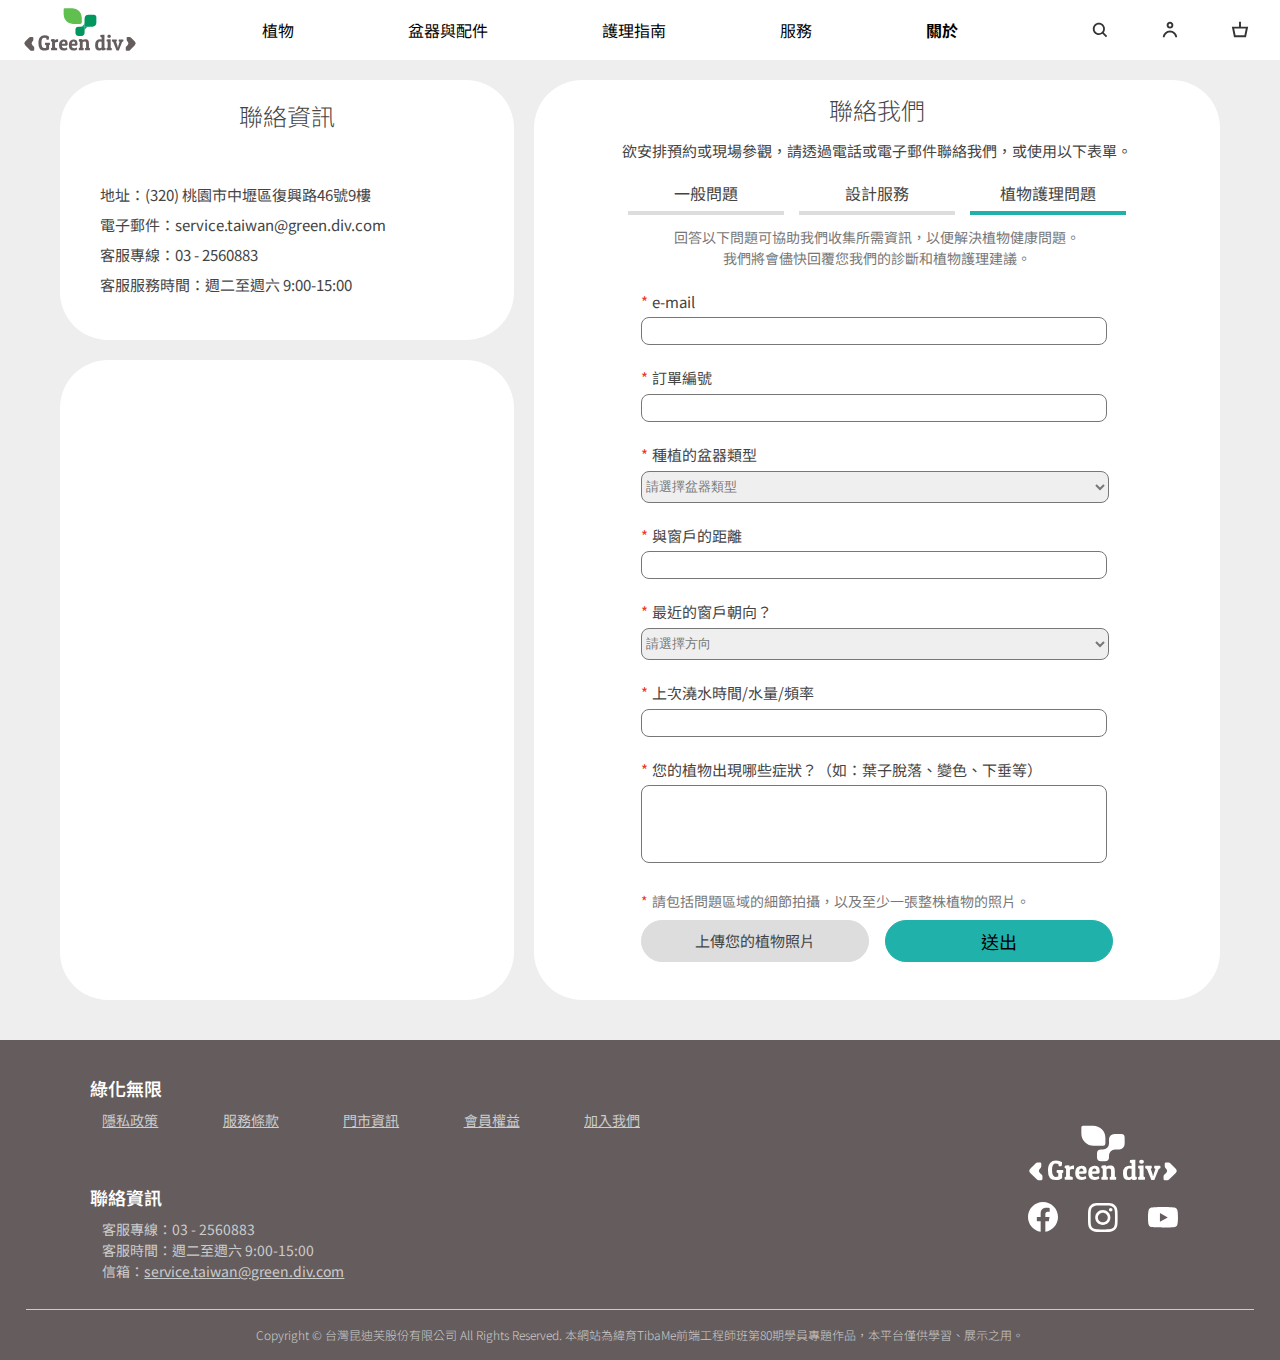
<file: contact.html>
<!DOCTYPE html>
<html lang="en">
<head>
    <meta charset="UTF-8">
    <meta name="viewport" content="width=device-width, initial-scale=1.0">
    <title>聯絡我們 | 綠域植栽</title>
    <link rel="stylesheet" href="css/grid.css">
    <link rel="stylesheet" href="css/reset.css">
    <link rel="preconnect" href="https://fonts.googleapis.com">
    <link rel="preconnect" href="https://fonts.gstatic.com" crossorigin>
    <link href="https://fonts.googleapis.com/css2?family=Noto+Sans+TC:wght@300;400;500;600;700&display=swap" rel="stylesheet">
    <link rel="stylesheet" href="https://cdnjs.cloudflare.com/ajax/libs/font-awesome/6.4.2/css/all.min.css" integrity="sha512-z3gLpd7yknf1YoNbCzqRKc4qyor8gaKU1qmn+CShxbuBusANI9QpRohGBreCFkKxLhei6S9CQXFEbbKuqLg0DA==" crossorigin="anonymous" referrerpolicy="no-referrer" />
    <link rel="icon" href="images/logo/logo_ico.svg" type="image/x-icon">
</head>
    <style>
        body{
            font-family: 'Noto Sans TC', sans-serif;
            background-color: #eee;
        }
        ::selection {
            background: rgba(151, 228, 74, 0.5); /* 黄绿色背景，50% 不透明度 */
        }
        ::-moz-selection {
            background: rgba(151, 228, 74, 0.5); 
        }
        .header-container {
            background: #fff;
            width: 100%;
        }
        header{
            display: flex;
            flex-direction: row;
            align-items: center;
            height: 60px;
            background-color: #fff;
            max-width: 1520px;
            margin: auto;
        }
        .logo{
            margin-left: 20px;
            margin-right: 20px;
        }
        .logo img{
            width: 120px;
        }
        nav {
            display:flex;
            flex-direction: row;
            align-items: center;
            width: 100%;
        }
        nav .main-ul{
            display: flex;
            flex-direction: row;
            flex-grow: 1;
            justify-content: space-evenly;
            align-items: center;
        }
        nav .main-ul a {
            display: flex;
            align-items: center;
            justify-content: center;
            color: #000;
            padding: 12px;
            text-decoration: none;
            font-size: 16px;
            font-weight: 400;         
        }
        nav .main-ul a:hover{
            transition: none;
            font-weight: 700;
        }
        nav .li-e a{
            font-weight: 700;
        }
        .about-ul{
            position: absolute; 
            width: 180px;
            height: 100px;
            
            display: flex;
            align-items: center;
            flex-direction: column;
            justify-content: center;
            left: 50%;
            transform: translate(-50%, 0);
            border-radius: 20px;
            display: none;
            gap: 8px;
            background-color: #fff6;
            backdrop-filter: blur(20px);
            -webkit-backdrop-filter: blur(20px);
            border: 1px solid #ccc;
        }
        .about-ul a{
            height: 20px;
            width: 120px;
        }
        .main-about-li{
            position: relative;
        }
        .main-about-li:hover .about-ul {
            display: flex;
        }
        .main-about-li:hover .about-ul a {
            height: 10px;
            font-weight: 300;
        }
        .about-ul a:hover {
            font-weight: 700 !important;
        }
        nav .icons{
            display: flex;
            flex-direction: row;    
            gap: 30px;
            margin-left: 20px;
            margin-right: 20px;        
        }
        .icon-item{
            width: 40px;
        }
        .icon-item a {
            display: flex;
            align-items: center;
            justify-content: center;
            color: #000;
            background-color: #fff;
            /* width: 100px; */
            /* height: 20px; */
            padding: 12px;
            border-radius: 10px;
            text-decoration: none;
        }
        .icon-item a:hover{
            /* color: #655D5D; */
            color: #0E677B;
            background-color: #f5f5f5;
        }
        .ctn-container{
            background-color: #eee;
            max-width: 1200px;
            display: flex;
            margin: 20px auto 40px auto;
            gap: 20px;
            justify-content: center;
            box-sizing: border-box;
            padding: 0 20px;
        }
        .ctn-right-col{
            width: calc(60% - 10px);
            aspect-ratio: 8/10;
            display: flex;
        }
        .ctn-left-col{
            width: calc(40% - 10px);
            display: flex;
            flex-direction: column;
            gap: 20px;
        }
        .ctn-form{
            width: 100%;
            height: 100%;
            padding: 12px 32px 40px 32px;
            display: flex;
            align-items: center;
            flex-direction: column;
        }
        .ctn-card{
            background-color: #fff;
            border-radius: 48px;
            display: flex;
            flex-direction: column;
            align-items: center;
            gap: 12px;
            box-sizing: border-box; 
            font-size: 15px;
            line-height: 1.5;
            
        }
        .ctn-info{
            width: 100%;
            flex-grow: 1;
            padding: 12px 40px 40px 40px;
            display: flex;
            line-height: 2;
            gap: 40px;        
        }
        .ctn-map{
            width: 100%;
            flex-grow: 1;
            padding: 20px;
        }
        .map-box{
            width: 100%;
            height: 100%;
            border-radius: 28px;
            overflow: hidden;
        }
        .map-box iframe{
            display: block;
            height: 600px;
        }
        .ctn-card h3{
            font-size: 24px;
            font-weight: 300;
            color: #444;
        }
        .ctn-card p{
            align-self: self-start;
            color: #444;
        }
        .ctn-form p{
            width: 100%;
            align-self: center;
            font-size: 15px;
        }
        .ctn-form > p{
            width: 100%;
            text-align: center;
        }
        .ctn-tab{
            display: flex;
            flex-direction: column;
            width: 100%;
            align-items: center;
            gap: 12px;
            height: 100%;
        }
        .form-ul {
            display: flex;
            flex-direction: row;
            background-color: transparent;
            width: 80%;
            justify-content: space-between;
            font-size: 16px;
            font-weight: 400;
            color: #444;
        }
        .form-li-on {
            width: 156px;
            display: flex;
            align-items: center;
            justify-content: center;
            height: 36px;
            padding-bottom: 4px;
            background: linear-gradient(to bottom, transparent 90%, #20B2AA 90%);
        }
        .form-li-off {
            width: 156px;
            display: flex;
            align-items: center;
            justify-content: center;
            height: 36px;
            padding-bottom: 4px;
            background: linear-gradient(to bottom, transparent 90%, #ddd 90%);
        }
        .form-li-off:hover {
            background: linear-gradient(to bottom, transparent 90%, #aaa 90%);
            cursor: pointer
        }
        .tab-content-3 {
            width: 76%;
            height: 100%;
            display: flex;
            flex-direction: column;
            justify-content: space-between;
        }
        .tab-content-3 > p {
            color: #777;
            font-size: 14px;
            text-align: center;
        }
        .tab-content-3 span {
            color: #e32;
            padding-right: 4px;
        }
        
        .text-input {
            width: 460px; 
            height: 24px;
            border: 1px solid #777;
            border-radius: 8px;
            align-self: center;
            margin-top: 4px;
        }
        .text-select{
            width: 468px;
            height: 32px;
            border: 1px solid #777;
            border-radius: 8px;
            margin-top: 4px;
            color: #777;
        }
        .textarea-drn{
            height: 72px;
            width: 460px;
            margin-top: 4px;
            resize: none;
        }

        .co2-buttons {
            display: flex;
            justify-content: space-between;
            
            align-self: end;
            width: 100%;
            height: 40px;
            margin-top: 8px;
        }
        .text-div > .pic-text{
            color: #777;
            font-size: 14px;
        }

        .co2-button {
            width: calc(50% - 10px);
            height: 100%;
            background-color: #20B2AA;
            border: 1px solid transparent;
            display: flex;
            justify-content: center;
            align-items: center;
            border-radius: 300px;
            
        }
        .co2-buttons-picsub{
            background-color: #ddd;
            border: 1px solid #ddd;
            color: #444;
            cursor: pointer;
        }
        .co2-buttons-submit {
            background-color: #20B2AA;
            border: 1px solid #20B2AA;
            cursor: pointer;
            font-size: 18px;
        }






        .footer-container-container{
            height: 100%;
            height: 320px;
            display: flex;
            justify-content: center;
            background-color: #655D5D;
        }
        .footer-container{
            display:flex;
            justify-content: end;
            align-items: center;
            width: 100%;
            background-color: #655D5D;
            height: 320px;
            position: relative; 
            flex-direction: column;
            max-width: 1500px;
        }
        .footer-row{
            display: flex;
            width: 84%;
            justify-content: space-between;
            align-items: center;
            flex-grow: 1;

        }
        .footer-logos{

            width: 150px;
            height: 100px;
            display: flex;
            flex-direction: column;
            justify-content: space-between;
            gap: 20px;
        }
        .footer-logos img{
            width: 100%;
        }
        .footer-logos-icons{
            display: flex;
            flex-direction: row;
            gap:10px;
            justify-content: space-between;
            align-items: center;

        }
        .footer-icon{
            width: 30px;
        }
        .footer-buttom{
            height: 50px;
            display: flex;
            align-items: center;
            justify-content: center;
            font-size: 12px;
            color: #ccc;
            font-weight: 300;
            border-top: 1px solid #ccc;
            width: 96%;
        }
        .footer-infos{

            width: 50%;
            height: 80%;
            display: flex;
            flex-direction: column;
            justify-content: space-between;
            line-height: 1.5;
        }
        .footer-info-title{
            color: #fff;
            padding: 8px 0;
            font-size: 18px;
            font-weight: 600;
            margin-left: -12px;
            
        }
        .footer-info-text-1st{
            display: flex;
            flex-direction: row;

            justify-content: space-between;
        }
        .footer-info-text{
            color: #ccc;
            font-size: 14px;
        }    
        .footer-info-text a{
            color: #ccc;
        }
        .footer-info-text a:hover{
            color: #97E44A;
            text-decoration: none;
        }
    </style>
<body>
<div class="header-container">
    <header>
        <div class="logo">
            <a href="index.html"><img src="images/logo/GreenDivLogo.svg" alt="Logo"></a>
        </div>
        <nav>
            <ul class="main-ul">
                <li class="main-li li-a"><a href="goods.html">植物</a></li>
                <li class="main-li li-b"><a href="">盆器與配件</a></li>
                <li class="main-li li-c"><a href="">護理指南</a></li>
                <li class="main-li li-d"><a href="server.html">服務</a></li>
                <li class="main-li main-about-li li-e">
                    <a href="about.html">關於</a>
                    <ul class="about-ul">
                        <li class="about-li"><a href="about.html">關於我們</a></li>
                        <li class="about-li"><a href="contact.html">聯絡我們</a></li>
                    </ul>
                </li>
            </ul>
            <div class="icons">
                <div class="icon-item"><a href=""><img src="images/icons/serch.svg" alt=""></a></div>
                <div class="icon-item"><a href=""> <img src="images/icons/SquirrelSetup.svg" alt=""></a></div>
                <div class="icon-item"><a href=""> <img src="images/icons/shop.svg" alt=""></a></div>
            </div>
        </nav>
    </header>
</div>
    <div class="ctn-container">
        <div class="ctn-left-col">
            <div class="ctn-card ctn-info">
                <h3>聯絡資訊</h3>
                <p>
                    <span>地址：</span>(320) 桃園市中壢區復興路46號9樓<br>
                    <span>電子郵件：</span>service.taiwan@green.div.com<br>
                    <span>客服專線：</span>03 - 2560883<br>
                    <span>客服服務時間：</span>週二至週六 9:00-15:00
            
                </p>
            </div>
            <div class="ctn-card ctn-map">
                <div class="map-box">
                    <iframe src="https://www.google.com/maps/embed?pb=!1m18!1m12!1m3!1d3617.2490359444396!2d121.22244777503515!3d24.95764034136268!2m3!1f0!2f0!3f0!3m2!1i1024!2i768!4f13.1!3m3!1m2!1s0x346823ea50c732a5%3A0x1b5e6ee66e9fec49!2z57ev6IKyVGliYU1l6ZmE6Kit5Lit5aOi6IG36KiT5Lit5b-D!5e0!3m2!1szh-TW!2stw!4v1701140454773!5m2!1szh-TW!2stw" width="600" height="450" style="border:0;" allowfullscreen="" loading="lazy" referrerpolicy="no-referrer-when-downgrade"></iframe>
                </div>
            </div>
        </div>
        <div class="ctn-right-col">
            <div class="ctn-form ctn-card">
                <h3>聯絡我們</h3>
                <p>欲安排預約或現場參觀，請透過電話或電子郵件聯絡我們，或使用以下表單。</p>
                <div class="ctn-tab">
                <ul class="form-ul">
                        <li class="form-li-off">一般問題</li>
                        <li class="form-li-off">設計服務</li>
                        <li class="form-li-on">植物護理問題</li>
                </ul>                
                <div class="tab-content-3">
                    <p>
                        回答以下問題可協助我們收集所需資訊，以便解決植物健康問題。<br>
                        我們將會儘快回覆您我們的診斷和植物護理建議。
                    </p>
                    <div class="text-div">
                        <p><span class="star">*</span>e-mail</p>
                        <input type="text" class="text-input">
                    </div>
                    <div class="text-div">
                        <p><span class="star">*</span>訂單編號</p>
                        <input type="text" class="text-input">
                    </div>
                    <div class="text-div">
                        <p><span class="star">*</span>種植的盆器類型</p>
                        <select class="text-select">
                            <option value="">請選擇盆器類型</option>
                            <option value="nursery-pot">苗圃盆</option>
                            <option value="standard-planter">標準盆</option>
                            <option value="self-watering-container">自動澆水花盆</option>
                        </select>
                    </div>
                    <div class="text-div">
                        <p><span class="star">*</span>與窗戶的距離</p>
                        <input type="text" class="text-input">
                    </div>    
                    <div class="text-div">
                        <p><span class="star">*</span>最近的窗戶朝向？</p>
                        <select class="text-select">
                            <option value="">請選擇方向</option>
                            <option value="north">北</option>
                            <option value="east">東</option>
                            <option value="south">南</option>
                            <option value="west">西</option>
                        </select>
                    </div>
                    <div class="text-div">
                        <p><span class="star">*</span>上次澆水時間/水量/頻率</p>
                        <input type="text" class="text-input">
                    </div>
                    <div class="text-div">  
                        <p><span class="star">*</span>您的植物出現哪些症狀？（如：葉子脫落、變色、下垂等）</p>
                        <textarea class="text-input textarea-drn"></textarea>
                    </div>
                    <div class="text-div">
                        <p class="pic-text"><span class="star">*</span>請包括問題區域的細節拍攝，以及至少一張整株植物的照片。</p>
                        <div class="co2-buttons">
                            <div class="co2-button co2-buttons-picsub">上傳您的植物照片</div> 
                            <div class="co2-button co2-buttons-submit">送出</div>        
                        </div>
                    </div>
                </div>
                </div>
            </div>
        </div>    
    </div>
    <div class="footer-container-container">
        <div class="footer-container">
            <div class="footer-row">
                <div class="footer-infos">
                    <div class="footer-info-1st">
                        <div class="footer-info-title footer-info-1st-title">綠化無限</div>
                        <div class="footer-info-text-1st">
                            <div class="footer-info-text"><a href="">隱私政策</a></div>
                            <div class="footer-info-text"><a href="">服務條款</a></div>
                            <div class="footer-info-text"><a href="">門市資訊</a></div>
                            <div class="footer-info-text"><a href="">會員權益</a></div>
                            <div class="footer-info-text"><a href="">加入我們</a></div>
                        </div>
                    </div>
                    <div class="footer-info-2nd">
                        <div class="footer-info-title footer-info-2nd">聯絡資訊</div>
                            <div class="footer-info-text-2nd">
                            <div class="footer-info-text footer-info-text-2nd">客服專線：03 - 2560883</div>
                            <div class="footer-info-text footer-info-text-2nd">客服時間：週二至週六 9:00-15:00</div>
                            <div class="footer-info-text footer-info-text-2nd">信箱：<a href="">service.taiwan@green.div.com</a></div>
                        </div>
                    </div>
                </div>
                <div class="footer-logos">
                    <div class="footer-logos-logo"><img src="images/logo/GreenDivLogo-07.svg"></div>
                    <div class="footer-logos-icons">
                        <div class="footer-icon"><a href=""><img src="images/icons/icon _Facebook_.svg"></a></div>
                        <div class="footer-icon"><a href=""><img src="images/icons/icon _Instagram_.svg"></a></div>
                        <div class="footer-icon"><a href=""><img src="images/icons/icon _YouTube_.svg"></a></div>
                    </div>
                </div>
            </div>
            <div class="footer-buttom">
            <p>Copyright © 台灣昆迪芙股份有限公司 All Rights Reserved. 本網站為緯育TibaMe前端工程師班第80期學員專題作品，本平台僅供學習、展示之用。</p>
            </div>
        </div>
    </div>
</body>
</html>
</file>
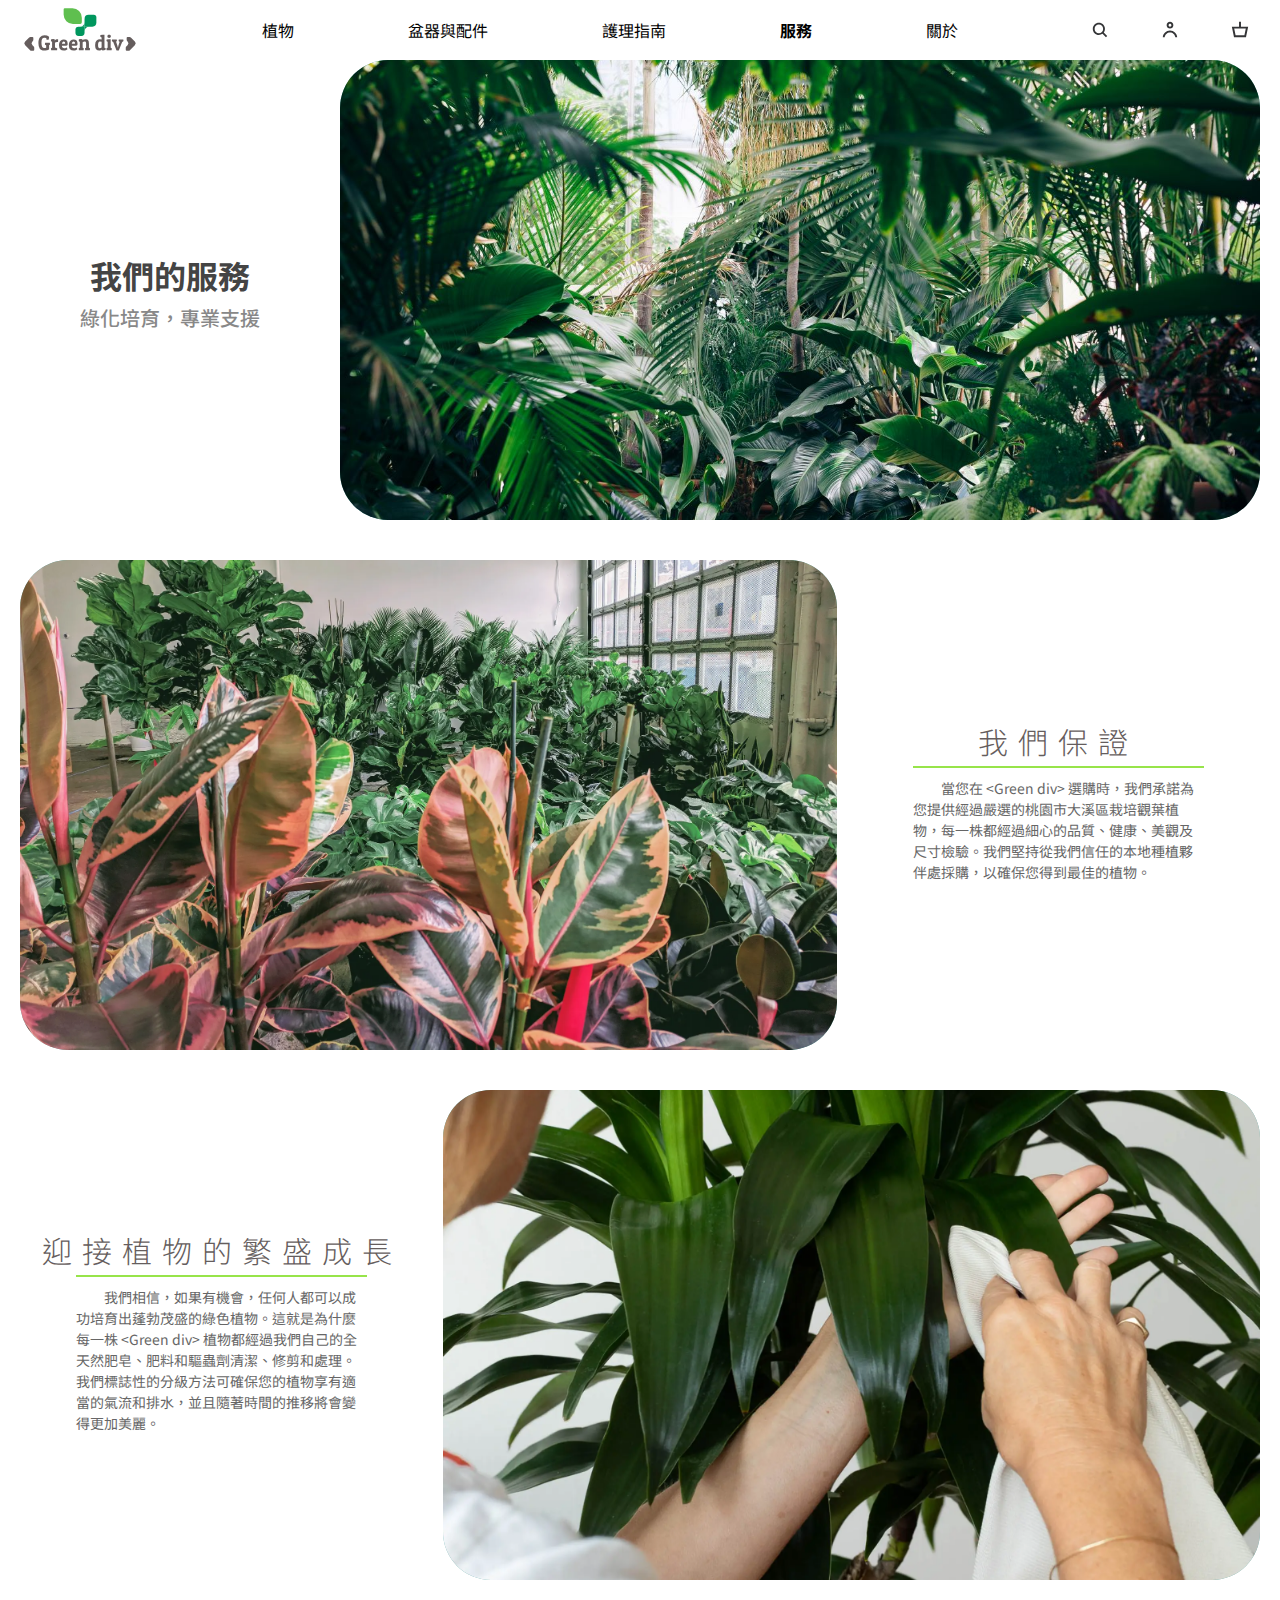
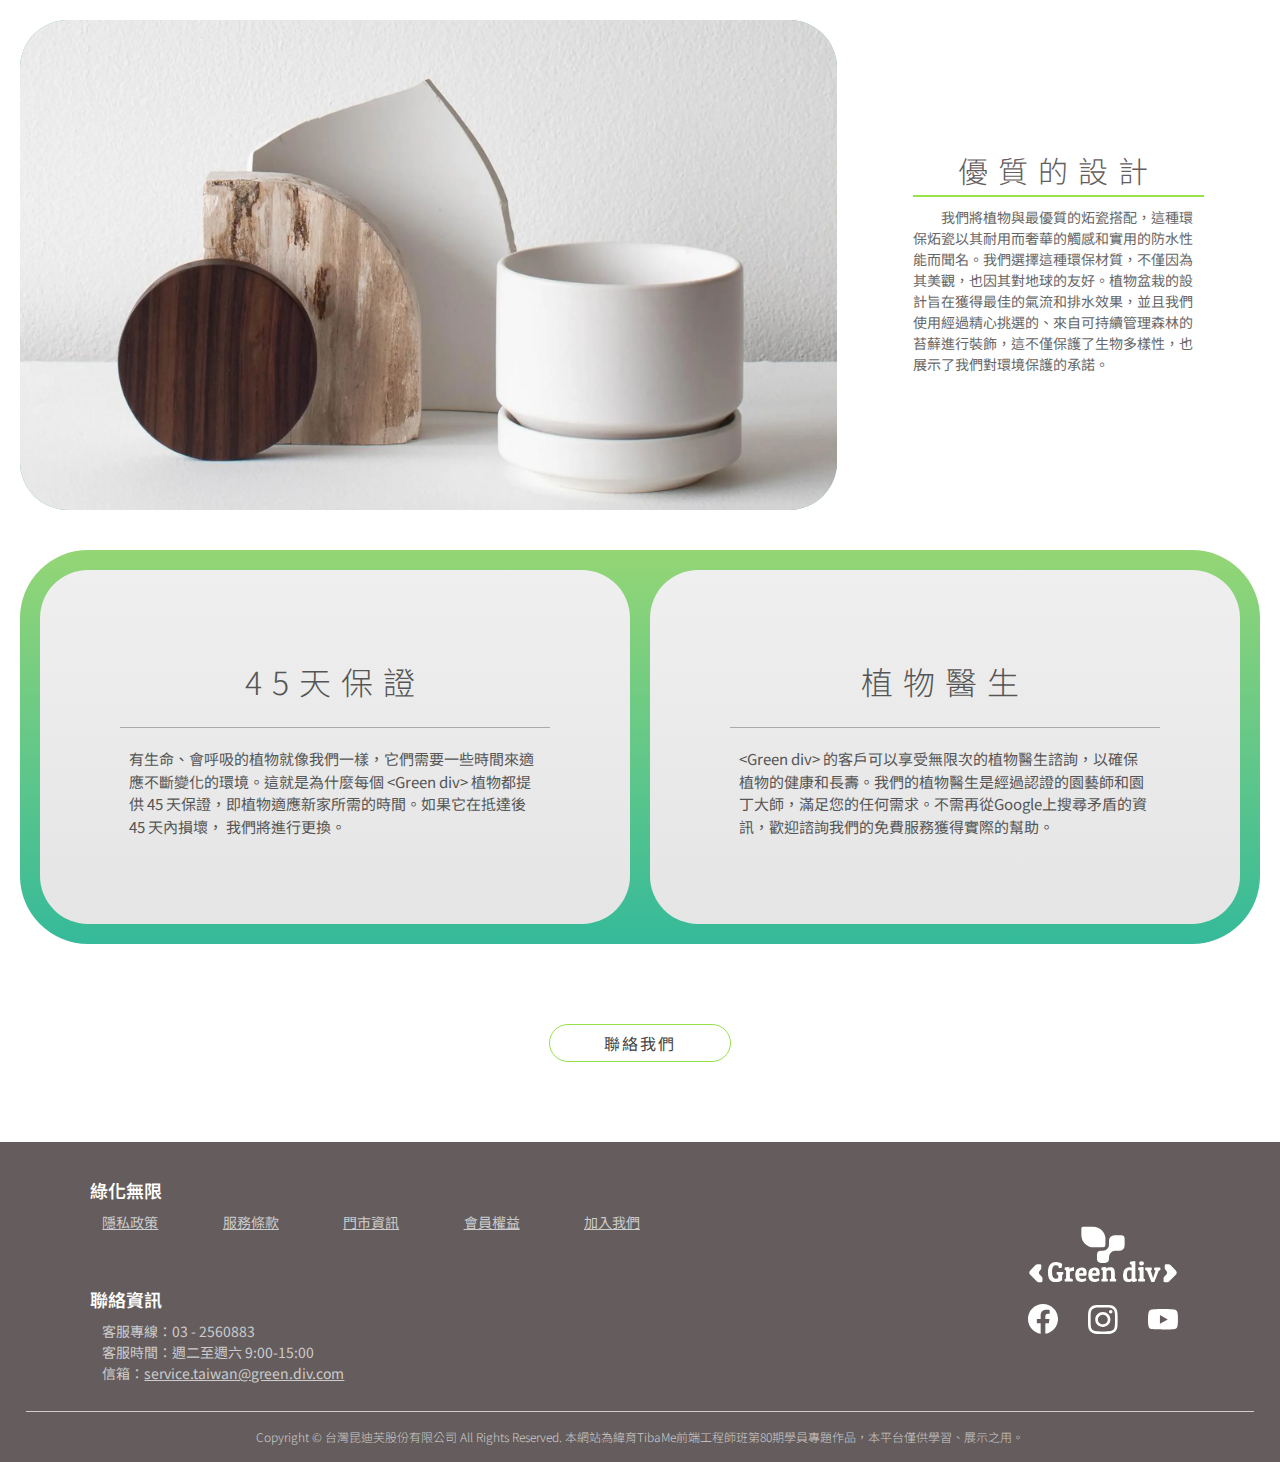
<file: server.html>
<!DOCTYPE html>
<html lang="en">
<head>
    <meta charset="UTF-8">
    <meta name="viewport" content="width=device-width, initial-scale=1.0">
    <title>服務 | 綠域植栽</title>
    <link rel="stylesheet" href="css/grid.css">
    <link rel="stylesheet" href="css/reset.css">
    <link rel="preconnect" href="https://fonts.googleapis.com">
    <link rel="preconnect" href="https://fonts.gstatic.com" crossorigin>
    <link href="https://fonts.googleapis.com/css2?family=Noto+Sans+TC:wght@300;400;500;600;700&display=swap" rel="stylesheet">
    <link rel="stylesheet" href="https://cdnjs.cloudflare.com/ajax/libs/font-awesome/6.4.2/css/all.min.css" integrity="sha512-z3gLpd7yknf1YoNbCzqRKc4qyor8gaKU1qmn+CShxbuBusANI9QpRohGBreCFkKxLhei6S9CQXFEbbKuqLg0DA==" crossorigin="anonymous" referrerpolicy="no-referrer" />
    <link rel="icon" href="images/logo/logo_ico.svg" type="image/x-icon">
    <style>
        body{
            font-family: 'Noto Sans TC', sans-serif;

        }
        ::selection {
            background: rgba(151, 228, 74, 0.5); /* 黄绿色背景，50% 不透明度 */
        }
        ::-moz-selection {
            background: rgba(151, 228, 74, 0.5); 
        }
        header{
            display: flex;
            flex-direction: row;
            align-items: center;
            height: 60px;
            background-color: #fff;
            max-width: 1520px;
            margin: auto;
        }
        .logo{
            margin-left: 20px;
            margin-right: 20px;
        }
        .logo img{
            width: 120px;
        }
        nav {
            display:flex;
            flex-direction: row;
            align-items: center;
            width: 100%;
        }
        nav .main-ul{
            display: flex;
            flex-direction: row;
            flex-grow: 1;
            justify-content: space-evenly;
            align-items: center;
        }
        nav .main-ul a {
            display: flex;
            align-items: center;
            justify-content: center;
            color: #000;
            padding: 12px;
            text-decoration: none;
            font-size: 16px;
            font-weight: 400;         
        }

        nav .main-ul a:hover{
            transition: none;
            font-weight: 700;
        }
        nav .li-d a{
            font-weight: 700;
        }
        .about-ul{
            position: absolute; 
            width: 180px;
            height: 100px;
            
            display: flex;
            align-items: center;
            flex-direction: column;
            justify-content: center;
            left: 50%;
            transform: translate(-50%, 0);
            border-radius: 20px;
            display: none;
            gap: 8px;
            background-color: #fff6;
            backdrop-filter: blur(20px);
            -webkit-backdrop-filter: blur(20px);
            border: 1px solid #ccc;
            z-index: 1;
            box-shadow: 0 4px 10px #0002;
        }
        .about-ul a{
            height: 20px;
            width: 120px;
        }
        .main-about-li{
            position: relative;
        }
        .main-about-li:hover .about-ul {
            display: flex;
        }
        .main-about-li:hover .about-ul a {
            height: 10px;
            font-weight: 300;
        }
        .about-ul a:hover {
            font-weight: 700 !important;
        }
        nav .icons{
            display: flex;
            flex-direction: row;    
            gap: 30px;
            margin-left: 20px;
            margin-right: 20px;        
        }
        .icon-item{
            width: 40px;
        }
        .icon-item a {
            display: flex;
            align-items: center;
            justify-content: center;
            color: #000;
            background-color: #fff;
            /* width: 100px; */
            /* height: 20px; */
            padding: 12px;
            border-radius: 10px;
            text-decoration: none;
        }
        .icon-item a:hover{
            /* color: #655D5D; */
            color: #0E677B;
            background-color: #f5f5f5;
        }
        .server-banner-container{
            max-width: 1500px ;
            display: flex;
            margin: 0px 20px 40px 20px;
            justify-content: space-between;
            gap: 20px;
        }
        @media (min-width: 1530px) {
            .server-banner-container {
                margin: 0px auto 40px auto; 
            }
        }
        .server-banner-textbox{
            display: flex;
            flex-direction: column;
            justify-content: center;
            align-items: center;
            width: calc(25% - 10px);
            color: #444;
        }
        .server-banner-textbox-title{
            font-size: 32px;
            font-weight: 700;
            padding: 12px;
        }
        .server-banner-textbox-line{
            background-color: #5EAAA5;
            height: 2px;
            width: 72%;
            margin: 10px 0;
        }
        .server-banner-textbox-text{
            width: 72%;
            font-size: 20px;
            line-height: 1.5 ;
            text-align: center;
            font-weight: 500;
            color: #888;
        }


        .server-banner-imagebox{
            width: calc(75% - 10px);
            position: relative;
            background-color: #5EAAA5;
            overflow: hidden;
            border-radius: 48px;
            aspect-ratio: 2/1;
        }
        .server-banner-imagebox img{
            width: 100%;
            height: 100%;
            object-fit: cover;
            object-position: center 90%;
        }
        .promise-container{
            max-width: 1500px ;
            display: flex;
            margin: 0px 20px 40px 20px;
            justify-content: space-between;
            gap: 20px;
        }
        @media (min-width: 1530px) {
            .promise-container {
                margin: 0px auto 40px auto; 
            }
        }
        .promise-textbox{
            display: flex;
            flex-direction: column;
            justify-content: center;
            align-items: center;
            width: calc(33.333333% - 10px);
            color: #666;
        }
        .promise-textbox-title{
            font-size: 30px;
            font-weight: 300;
            letter-spacing: 10px;
            color: #655D5D;

        }
        .promise-textbox-line{
            background-color: #97E44A;
            height: 2px;
            width: 72%;
            margin: 10px 0;
        }
        .promise-textbox-text{
            width: 72%;
            font-size: 14px;
            line-height: 1.5 ;
        }


        .promise-imagebox{
            width: calc(66.6666% - 10px);
            aspect-ratio: 5/3;
            background-color: #5EAAA5;
            overflow: hidden;
            border-radius: 48px;
        }
        .promise-imagebox img{
            object-fit: cover;
            object-position: center bottom;
            width: 100%;
            height: 100%;
        }
        .thrive-imagebox{
            width: calc(66.6666% - 10px);
            aspect-ratio: 5/3;
            background-color: #5EAAA5;
            overflow: hidden;
            border-radius: 48px;
        }
        .thrive-imagebox img{
            object-fit: cover;
            object-position: center 60%;
            width: 100%;
            height: 100%;
        }
        .design-imagebox{
            width: calc(66.6666% - 10px);
            aspect-ratio: 5/3;
            background-color: #5EAAA5;
            overflow: hidden;
            border-radius: 48px;
        }
        .design-imagebox img{
            object-fit: cover;
            object-position: center 64%;
            width: 100%;
            height: 100%;
        }
        .ctfc-container{
            max-width: 1500px ;
            display: flex;
            margin: 0px 20px 40px 20px;
            background: linear-gradient(to bottom, #94D675, #35BA9A);
            box-sizing: border-box;
            padding: 20px;
            gap: 20px;
            justify-content: center;
            align-items: center;
            border-radius: 68px;
        }
        @media (min-width: 1530px) {
            .ctfc-container {
                margin: 0px auto 40px auto; 
            }
        }
        .ctfc-card{
            background: linear-gradient(to bottom, #EFEFEF, #E5E5E5);
            width: calc(50% - 10px);
            aspect-ratio: 5/3;
            flex-direction: column;
            display: flex;
            justify-content: center;
            align-items: center;
            box-sizing: border-box;
            padding: 80px;
            border-radius: 48px;
            overflow: hidden;
        }
        .ctfc-card-title{
            font-size: 32px;
            font-weight: 300;
            letter-spacing: 10px;
            padding: 10px 0;
            color: #555;
        }
        .ctfc-card-line {
            height: 1px;
            width: 100%;
            background-color: #aaa;
            margin: 20px 0;
        }
        .ctfc-card-text {
            width: 96%;
            color: #555;
            font-size: 15px;
            line-height: 1.5;
        }
        .footer-container-container{
            height: 100%;
            height: 320px;
            display: flex;
            justify-content: center;
            background-color: #655D5D;
        }
        .footer-container{
            display:flex;
            justify-content: end;
            align-items: center;
            width: 100%;
            background-color: #655D5D;
            height: 320px;
            position: relative; 
            flex-direction: column;
            max-width: 1500px;
        }
        .footer-row{
            display: flex;
            width: 84%;
            justify-content: space-between;
            align-items: center;
            flex-grow: 1;

        }
        .footer-logos{

            width: 150px;
            height: 100px;
            display: flex;
            flex-direction: column;
            justify-content: space-between;
            gap: 20px;
        }
        .footer-logos img{
            width: 100%;
        }
        .footer-logos-icons{
            display: flex;
            flex-direction: row;
            gap:10px;
            justify-content: space-between;
            align-items: center;

        }
        .footer-icon{
            width: 30px;
        }
        .footer-buttom{
            height: 50px;
            display: flex;
            align-items: center;
            justify-content: center;
            font-size: 12px;
            color: #ccc;
            font-weight: 300;
            border-top: 1px solid #ccc;
            width: 96%;
        }
        .footer-infos{

            width: 50%;
            height: 80%;
            display: flex;
            flex-direction: column;
            justify-content: space-between;
            line-height: 1.5;
        }
        .footer-info-title{
            color: #fff;
            padding: 8px 0;
            font-size: 18px;
            font-weight: 600;
            margin-left: -12px;
            
        }
        .footer-info-text-1st{
            display: flex;
            flex-direction: row;

            justify-content: space-between;
        }
        .footer-info-text{
            color: #ccc;
            font-size: 14px;
        }
        
        .footer-info-text a{
            color: #ccc;
        }
        .footer-info-text a:hover{
            color: #97E44A;
            text-decoration: none;
        }
        .server-buttom a{
            display: flex;
            justify-content: center;
            align-items: center;
            background-color: #fff;
            border: 1px solid #97E44A;
            height: 36px;
            width: 180px;
            text-decoration: none;
            border-radius: 48px;
            color: #444;
            letter-spacing: 2px;
            /* margin-bottom: 20px; */
            margin: 80px auto 80px auto;
        }

        .server-buttom a:hover{
            border: 1px solid transparent;
            background-color: #97E44A;
            color: #000;
        }
    </style>
</head>
<body>
    <header>
        <div class="logo">
            <a href="index.html"><img src="images/logo/GreenDivLogo.svg" alt="Logo"></a>
        </div>
        <nav>
            <ul class="main-ul">
                <li class="main-li li-a"><a href="goods.html">植物</a></li>
                <li class="main-li li-b"><a href="">盆器與配件</a></li>
                <li class="main-li li-c"><a href="">護理指南</a></li>
                <li class="main-li li-d"><a href="server.html">服務</a></li>
                <li class="main-li main-about-li li-e">
                    <a href="about.html">關於</a>
                    <ul class="about-ul">
                        <li class="about-li"><a href="about.html">關於我們</a></li>
                        <li class="about-li"><a href="contact.html">聯絡我們</a></li>
                    </ul>
                </li>
            </ul>
            <div class="icons">
                <div class="icon-item"><a href=""><img src="images/icons/serch.svg" alt=""></a></div>
                <div class="icon-item"><a href=""> <img src="images/icons/SquirrelSetup.svg" alt=""></a></div>
                <div class="icon-item"><a href=""> <img src="images/icons/shop.svg" alt=""></a></div>
            </div>
        </nav>
    </header>
    <div class="server-banner-container">
        <div class="server-banner-textbox">
            <div class="server-banner-textbox-title">我們的服務</div>
            <div class="server-banner-textbox-text"><p>綠化培育，專業支援</p></div>
        </div>
        <div class="server-banner-imagebox">
            <img src="images/other/server_banner.jpg" alt="">
        </div>
    </div>
    <div class="promise-container">
        <div class="promise-imagebox">
            <img src="images/other/promise.webp" alt="">
        </div>
        <div class="promise-textbox">
            <div class="promise-textbox-title">我們保證</div>
            <div class="promise-textbox-line"></div>
            <div class="promise-textbox-text"><p>　　當您在 &lt;Green div&gt; 選購時，我們承諾為您提供經過嚴選的桃園市大溪區栽培觀葉植物，每一株都經過細心的品質、健康、美觀及尺寸檢驗。我們堅持從我們信任的本地種植夥伴處採購，以確保您得到最佳的植物。</p></div>
        </div>
    </div>
    <div class="promise-container">
        <div class="promise-textbox">
            <div class="promise-textbox-title">迎接植物的繁盛成長</div>
            <div class="promise-textbox-line"></div>
            <div class="promise-textbox-text"><p>　　我們相信，如果有機會，任何人都可以成功培育出蓬勃茂盛的綠色植物。這就是為什麼每一株 &lt;Green div&gt; 植物都經過我們自己的全天然肥皂、肥料和驅蟲劑清潔、修剪和處理。我們標誌性的分級方法可確保您的植物享有適當的氣流和排水，並且隨著時間的推移將會變得更加美麗。</p></div>
        </div>
        <div class="promise-imagebox thrive-imagebox">
            <img src="images/other/thrive.webp" alt="">
        </div>
    </div>
    <div class="promise-container">
        <div class="promise-imagebox design-imagebox">
            <img src="images/other/design.webp" alt="">
        </div>
        <div class="promise-textbox">
            <div class="promise-textbox-title">優質的設計</div>
            <div class="promise-textbox-line"></div>
            <div class="promise-textbox-text"><p>　　我們將植物與最優質的炻瓷搭配，這種環保炻瓷以其耐用而奢華的觸感和實用的防水性能而聞名。我們選擇這種環保材質，不僅因為其美觀，也因其對地球的友好。植物盆栽的設計旨在獲得最佳的氣流和排水效果，並且我們使用經過精心挑選的、來自可持續管理森林的苔蘚進行裝飾，這不僅保護了生物多樣性，也展示了我們對環境保護的承諾。</p></div>
        </div>
    </div>
    <div class="ctfc-container">
        <div class="ctfc-card">
            <div class="ctfc-card-title">45天保證</div>
            <div class="ctfc-card-line"></div>
            <div class="ctfc-card-text">有生命、會呼吸的植物就像我們一樣，它們需要一些時間來適應不斷變化的環境。這就是為什麼每個 &lt;Green div&gt; 植物都提供 45 天保證，即植物適應新家所需的時間。如果它在抵達後 45 天內損壞， 我們將進行更換。</div>
        </div>
        <div class="ctfc-card">
            <div class="ctfc-card-title">植物醫生</div>
            <div class="ctfc-card-line"></div>
            <div class="ctfc-card-text">&lt;Green div&gt; 的客戶可以享受無限次的植物醫生諮詢，以確保植物的健康和長壽。我們的植物醫生是經過認證的園藝師和園丁大師，滿足您的任何需求。不需再從Google上搜尋矛盾的資訊，歡迎諮詢我們的免費服務獲得實際的幫助。</div>
        </div>
    </div>
    <div class="server-buttom">
        <a href=""><p>聯絡我們</p></a>
    </div>
    <div class="footer-container-container">
        <div class="footer-container">
            <div class="footer-row">
                <div class="footer-infos">
                    <div class="footer-info-1st">
                        <div class="footer-info-title footer-info-1st-title">綠化無限</div>
                        <div class="footer-info-text-1st">
                            <div class="footer-info-text"><a href="">隱私政策</a></div>
                            <div class="footer-info-text"><a href="">服務條款</a></div>
                            <div class="footer-info-text"><a href="">門市資訊</a></div>
                            <div class="footer-info-text"><a href="">會員權益</a></div>
                            <div class="footer-info-text"><a href="">加入我們</a></div>
                        </div>
                    </div>
                    <div class="footer-info-2nd">
                        <div class="footer-info-title footer-info-2nd">聯絡資訊</div>
                            <div class="footer-info-text-2nd">
                            <div class="footer-info-text footer-info-text-2nd">客服專線：03 - 2560883</div>
                            <div class="footer-info-text footer-info-text-2nd">客服時間：週二至週六 9:00-15:00</div>
                            <div class="footer-info-text footer-info-text-2nd">信箱：<a href="">service.taiwan@green.div.com</a></div>
                        </div>
                    </div>
                </div>
                <div class="footer-logos">
                    <div class="footer-logos-logo"><img src="images/logo/GreenDivLogo-07.svg"></div>
                    <div class="footer-logos-icons">
                        <div class="footer-icon"><a href=""><img src="images/icons/icon _Facebook_.svg"></a></div>
                        <div class="footer-icon"><a href=""><img src="images/icons/icon _Instagram_.svg"></a></div>
                        <div class="footer-icon"><a href=""><img src="images/icons/icon _YouTube_.svg"></a></div>
                    </div>
                </div>
            </div>
            <div class="footer-buttom">
            <p>Copyright © 台灣昆迪芙股份有限公司 All Rights Reserved. 本網站為緯育TibaMe前端工程師班第80期學員專題作品，本平台僅供學習、展示之用。</p>
            </div>
        </div>
    </div>
</body>
</html>
</file>
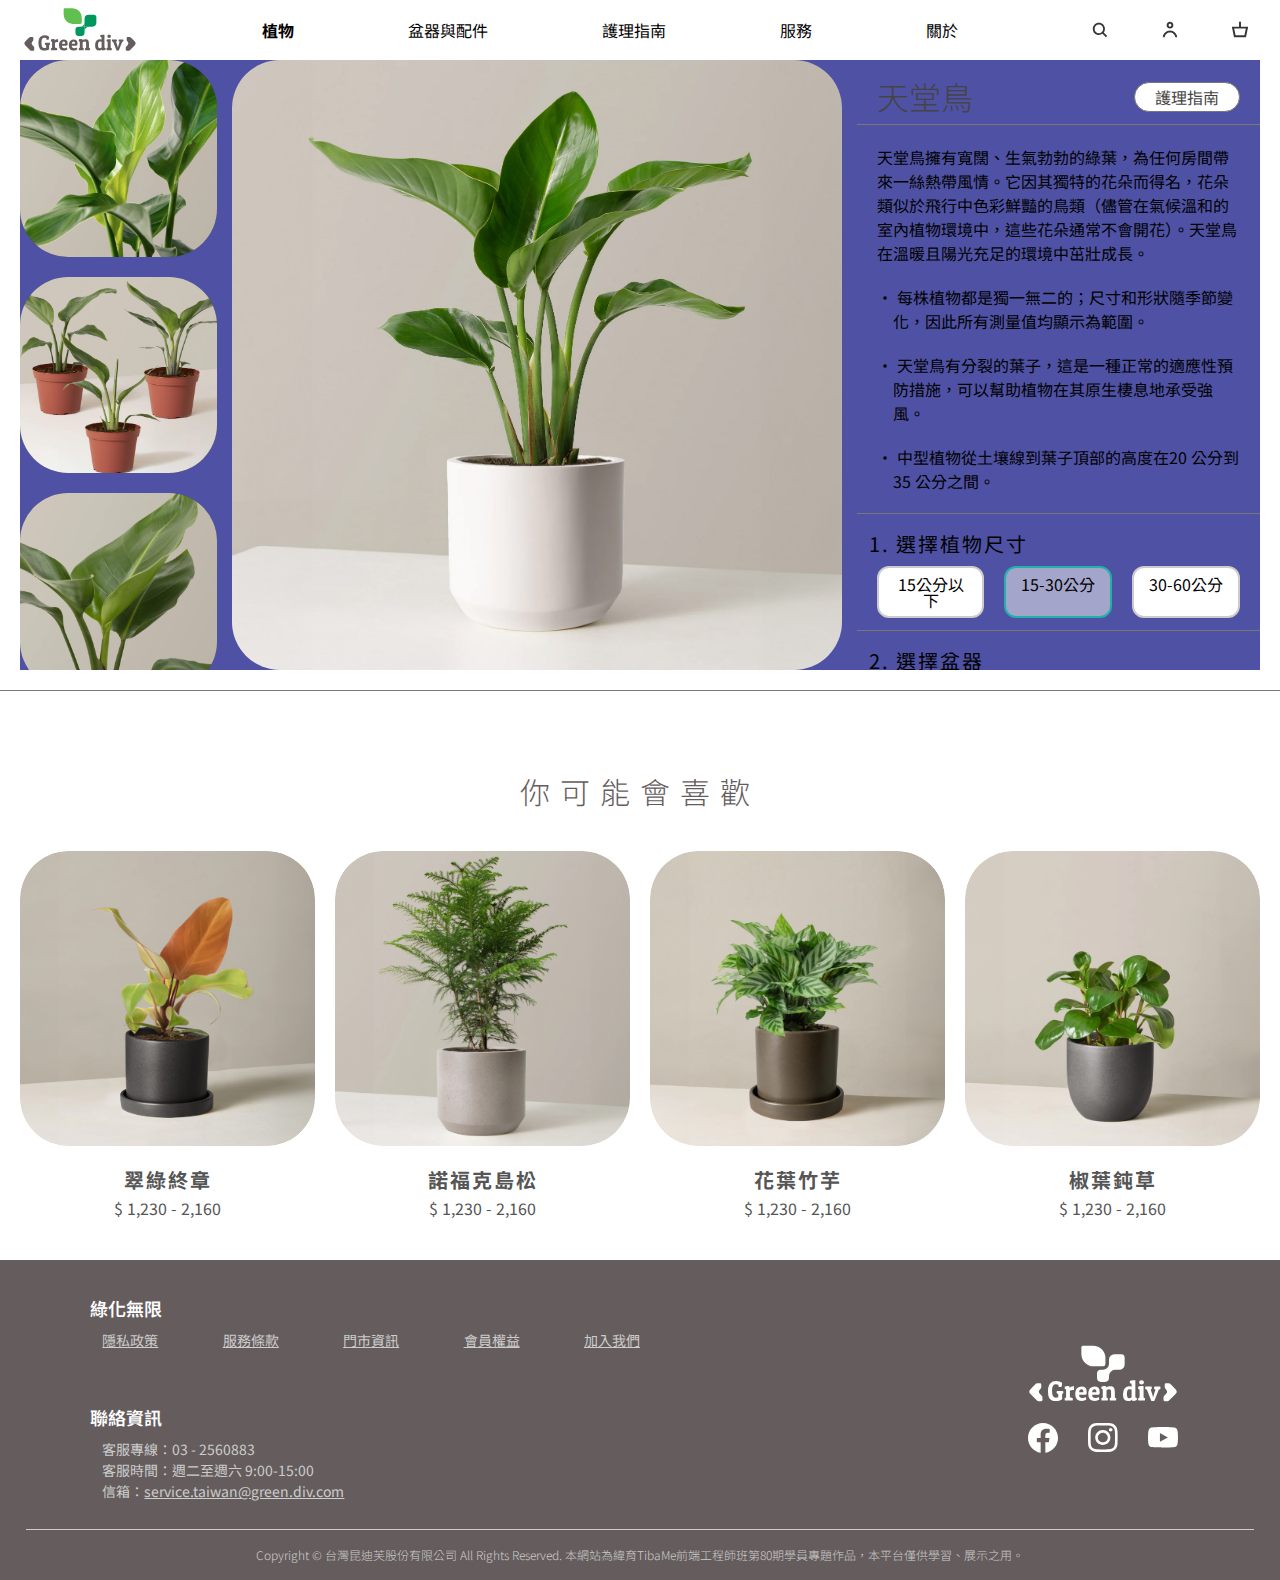
<file: products/23-bird-of-paradise.html>
<!DOCTYPE html>
<html lang="en">
    <head>
        <meta charset="UTF-8">
        <meta name="viewport" content="width=device-width, initial-scale=1.0">
        <title>天堂鳥 | 綠域植栽</title>
        <link rel="stylesheet" href="../css/grid.css">
        <link rel="stylesheet" href="../css/reset.css">
        <link rel="preconnect" href="https://fonts.googleapis.com">
        <link rel="preconnect" href="https://fonts.gstatic.com" crossorigin>
        <link href="https://fonts.googleapis.com/css2?family=Noto+Sans+TC:wght@300;400;500;600;700&display=swap" rel="stylesheet">
        <link rel="stylesheet" href="https://cdnjs.cloudflare.com/ajax/libs/font-awesome/6.4.2/css/all.min.css" integrity="sha512-z3gLpd7yknf1YoNbCzqRKc4qyor8gaKU1qmn+CShxbuBusANI9QpRohGBreCFkKxLhei6S9CQXFEbbKuqLg0DA==" crossorigin="anonymous" referrerpolicy="no-referrer" />
        <link rel="icon" href="../images/logo/logo_ico.svg" type="image/x-icon">
        <style>
            body{
            font-family: 'Noto Sans TC', sans-serif;

        }
        header{
            display: flex;
            flex-direction: row;
            align-items: center;
            height: 60px;
            background-color: #fff;
            max-width: 1520px;
            margin: auto;
        }
        .logo{
            margin-left: 20px;
            margin-right: 20px;
        }
        .logo img{
            width: 120px;
        }
        nav {
            display:flex;
            flex-direction: row;
            align-items: center;
            width: 100%;
        }
        nav .main-ul{
            display: flex;
            flex-direction: row;
            flex-grow: 1;
            justify-content: space-evenly;
            align-items: center;
        }
        nav .main-ul a {
            display: flex;
            align-items: center;
            justify-content: center;
            color: #000;
            padding: 12px;
            text-decoration: none;
            font-size: 16px;
            font-weight: 400;         
        }

        nav .main-ul a:hover{
            transition: none;
            font-weight: 700;
        }
        nav .li-a a{
            font-weight: 700;
        }
        .about-ul{
            position: absolute; 
            width: 180px;
            height: 100px;
            
            display: flex;
            align-items: center;
            flex-direction: column;
            justify-content: center;
            left: 50%;
            transform: translate(-50%, 0);
            border-radius: 20px;
            display: none;
            gap: 8px;
            background-color: #fff6;
            backdrop-filter: blur(20px);
            -webkit-backdrop-filter: blur(20px);
            border: 1px solid #ccc;
            z-index: 1;
            box-shadow: 0 4px 10px #0002;
        }
        .about-ul a{
            height: 20px;
            width: 120px;
        }
        .main-about-li{
            position: relative;
        }
        .main-about-li:hover .about-ul {
            display: flex;
        }
        .main-about-li:hover .about-ul a {
            height: 10px;
            font-weight: 300;
        }
        .about-ul a:hover {
            font-weight: 700 !important;
        }
        nav .icons{
            display: flex;
            flex-direction: row;    
            gap: 30px;
            margin-left: 20px;
            margin-right: 20px;        
        }
        .icon-item{
            width: 40px;
        }
        .icon-item a {
            display: flex;
            align-items: center;
            justify-content: center;
            color: #000;
            background-color: #fff;
            /* width: 100px; */
            /* height: 20px; */
            padding: 12px;
            border-radius: 10px;
            text-decoration: none;
        }
        .icon-item a:hover{
            /* color: #655D5D; */
            color: #0E677B;
            background-color: #f5f5f5;
        }
        .product-container {
            max-width: 1500px ;
            display: flex;
            justify-content: space-between;
            margin: 0px 20px 20px 20px;
            flex-direction: row;
            background-color: #4F52A4;

        }
        @media (min-width: 1530px) {
            .product-container {
                margin: 0px auto 20px auto; 
            }
        }
        .product-subcol {
            width: calc(16.666666% - 10px);
            max-height: calc((100vw - 40px) / 2);
            overflow-y: auto;
        }
        /* 隐藏 Chrome、Safari 等基于 WebKit 的浏览器的滚动条 */
.product-subcol::-webkit-scrollbar {
    display: none;
}

/* 隐藏 Firefox 的滚动条 */
.product-subcol {
    scrollbar-width: none;
}
        .product-subcol-imagebox {
            width: 100%;
            aspect-ratio: 1/1;
            background-color: #444;
            border-radius: 48px;
            margin-bottom: 20px;
            overflow: hidden;

        }
        .product-subcol-imagebox img {
            width: 100%;
            height: 100%;
            display: block;
            object-fit: cover;
            object-position: center 64%;
            cursor: pointer;
        }
        .product-subcol-imagebox:last-child {
            margin-bottom: 0;
        }
        .product-maincol-imagebox {
            width: calc(50% - 10px);
            aspect-ratio: 1/1;
            border-radius: 48px;
            overflow: hidden;
        }
        .product-maincol-imagebox img {
            width: 100%;
            height: 100%;
            object-fit: cover; /* 确保图片不失真 */
        }
        .product-details-col {            
            width: calc(33.333333% - 10px);
            gap: 20px;
            overflow-y: auto;
        }
        .product-details-col::-webkit-scrollbar {
            display: none;
        }

        /* 隐藏 Firefox 的滚动条 */
        .product-details-col {
            scrollbar-width: none;
        }
        .product-details-topbox{
            display: flex;
            align-items: end;
            justify-content: space-between;
            height: 40px;
            margin: 12px 0 12px 0;
            box-sizing: border-box;
            padding: 0 20px;
        }
        .product-details-title{ 
            font-size: 32px;
            font-weight: 300;
            color: #444;
            display: block;
        }
        .product-details-carebut a{
            background-color: #fff;
            color: #444;
            padding: 6px 20px;
            display: block;
            text-decoration: none;
            border-radius: 20px;
            border: 1px solid #777;
        }
        .greyline {
            width: 100%;
            height: 1px;
            background-color: #777;
            margin-bottom: 20px;
        }
        .product-details-textbox {
            margin-bottom: 20px;
            box-sizing: border-box;
            padding: 0 20px;
            line-height: 1.5;
            gap: 20px;
            display: flex;
            justify-self: start;
            flex-direction: column;
        }
        .product-details-textbox > .dot-p {
            text-indent: -1em; /* 将首行向左缩进 */
            padding-left: 1em; /* 为了对齐，向左添加相同大小的内边距 */
        }
        .product-details-option{
            margin-bottom: 12px;
        }
        .product-details-option-text {
            font-size: 20px;
            margin-bottom: 12px;
            letter-spacing: .1em;
            box-sizing: border-box;
            padding: 0 12px;
        }
        .product-details-option-bottonbox {
            box-sizing: border-box;
            padding: 0 20px;
            display: flex;
            justify-content: space-between;
            gap: 20px;
        }
        .option-botton {
            background-color: #fff;
            border: 2px solid #ccc;
            display: block;
            padding: 8px 12px;
            border-radius: 12px;
            cursor: pointer;
            width: 100%;
            text-align: center;
        }
        .option-botton:hover{
            background-color: #eee8;
            border: 2px solid #999;
        }
        .sbtn2 {
            background-color: #eee8;
            border: 2px solid #20B2AA;
        }
        .sbtn2:hover {
            border: 2px solid #20B2AA;
        }
        .pbtn3 {
            background-color: #eee8;
            border: 2px solid #20B2AA;
        }
        .pbtn3:hover {
            border: 2px solid #20B2AA;
        }
        .product-details-option-colorbox {
            box-sizing: border-box;
            padding: 0 20px;
            display: flex;
            justify-content: space-between;
            margin: 24px 0;
        }
        .option-color {
            background-color: #fa0;
            width: 40px;
            height: 40px;
            border-radius: 200px;
            cursor: pointer;
            box-shadow: inset .6px 2.4px 4px rgba(0, 0, 0, 0.5);
        }
        .color1 {
            background-color: #eee;
            box-shadow: inset .6px 2.4px 4px rgba(0, 0, 0, 0.5),
                        0 0 0 4px white, /* 间隙，使用与背景相同的颜色 */
                        0 0 0 6px #20B2AA; /* 红色边框 */
        }
        .color2 {
            background-color: #716E68;
            box-shadow: inset .6px 2.4px 4px rgba(0, 0, 0, 0.5),
                        0 0 0 4px white, /* 间隙，使用与背景相同的颜色 */
                        0 0 0 6px #ccc; /* 红色边框 */
        }
        .color3 {
            background-color: #AF5145;
            box-shadow: inset .6px 2.4px 4px rgba(0, 0, 0, 0.5),
                        0 0 0 4px white, /* 间隙，使用与背景相同的颜色 */
                        0 0 0 6px #ccc; /* 红色边框 */
        }
        .color4 {
            background-color: #4F52A4;
            box-shadow: inset .6px 2.4px 4px rgba(0, 0, 0, 0.5),
                        0 0 0 4px white, /* 间隙，使用与背景相同的颜色 */
                        0 0 0 6px #ccc; /* 红色边框 */
        }
        .color5 {
            background-color: #B5B0A6;
            box-shadow: inset .6px 2.4px 4px rgba(0, 0, 0, 0.5),
                        0 0 0 4px white, /* 间隙，使用与背景相同的颜色 */
                        0 0 0 6px #ccc; /* 红色边框 */
        }
        .color2:hover {
            background-color: #716E68;
            box-shadow: inset .6px 2.4px 4px rgba(0, 0, 0, 0.5),
                        0 0 0 4px white, /* 间隙，使用与背景相同的颜色 */
                        0 0 0 6px #999; /* 红色边框 */
        }
        .color3:hover  {
            background-color: #AF5145;
            box-shadow: inset .6px 2.4px 4px rgba(0, 0, 0, 0.5),
                        0 0 0 4px white, /* 间隙，使用与背景相同的颜色 */
                        0 0 0 6px #999; /* 红色边框 */
        }
        .color4:hover  {
            background-color: #4F52A4;
            box-shadow: inset .6px 2.4px 4px rgba(0, 0, 0, 0.5),
                        0 0 0 4px white, /* 间隙，使用与背景相同的颜色 */
                        0 0 0 6px #999; /* 红色边框 */
        }
        .color5:hover  {
            background-color: #B5B0A6;
            box-shadow: inset .6px 2.4px 4px rgba(0, 0, 0, 0.5),
                        0 0 0 4px white, /* 间隙，使用与背景相同的颜色 */
                        0 0 0 6px #999; /* 红色边框 */
        }



        .product-details-pricebox{
            display: flex;
            justify-content: space-between;
            box-sizing: border-box;
            padding: 0 20px;
            align-items: center;
            margin-bottom: 40px;
        }
        .product-details-price {
            font-size: 32px;
            font-weight: 300;
            color: #444;
            display: block;
        }
        .product-details-add a{
            background-color: #fff;
            color: #444;
            padding: 6px 20px;
            display: block;
            text-decoration: none;
            border-radius: 20px;
            border: 1px solid #777;
        }
        .newpin-container{
            max-width:1500px ;
            display: flex;
            flex-direction: column;
            margin: 0px 20px 0px 20px;
            padding: 20px 0;

            /* height: 460px; */
            background-color:#fff;
            align-items: center;
            justify-content: end;
        }
        @media (min-width: 1530px) {
            .newpin-container {
                margin: 0px auto 0px auto; 

            }
        }
        .newpin-tietle{
            height: 120px;
            display: flex;
            align-items: center;
            justify-content: center;
            font-size: 30px;
            font-weight: 300;
            letter-spacing: 10px;
            color: #655D5D;

        }
        .newpin-scroll{
            display: flex;
            flex-direction: row;
            background-color: #fff;
        }
        .newpin-cards{
            display: flex;
            justify-self: center;
            gap:20px;
        }
        .newpin-card{
            /* height: 400px; */
            background-color: #fff;
            width: calc(100% - 10px);
        }
        .newpin-text{
            display: flex;
            flex-direction: column;
            align-items: center;
            padding: 20px 0 24px 0;
            color: #555;
            
        }
        .newpin-item {
            overflow: hidden; /* 隐藏超出的部分 */
            display: block; /* 或者 inline-block，取决于您的布局需求 */
            border-radius: 48px;
        }

        .newpin-item img{
            width: 100%;
            display: block;
            border-radius: 48px;
            overflow: hidden;
            transform-origin: 50% 80%;
            transition: transform 0.3s ease
        }

        .newpin-text-tietle{
            font-size: 20px;
            font-weight: 700;
            letter-spacing: 2px;
            margin: 0px 0 6px 0;
        }
        .newpin-text-tietle a{
            text-decoration: none;
            color: #555;
            background-color: #fff;
            display: block;
            padding: 4px 8px;
            border-radius: 8px;
        }
        .newpin-text-tietle a:hover {
            text-decoration: none;
            color: #222;
        }
        .newpin-card:hover .newpin-text-tietle a {
        /* 这里添加您希望的hover样式 */
            color: #111; 
        }
        .newpin-card:hover .newpin-text-price {
        /* 觸摸父元素 子元素變化 */
            color: #111; 
        }
        .newpin-card:hover .newpin-item img {
            transform: scale(1.1);
        }
        .newpin-text-price{
            font-size: 16px;
            font-weight: 400;
        }

        .footer-container-container{
            height: 100%;
            height: 320px;
            display: flex;
            justify-content: center;
            background-color: #655D5D;
        }
        .footer-container{
            display:flex;
            justify-content: end;
            align-items: center;
            width: 100%;
            background-color: #655D5D;
            height: 320px;
            position: relative; 
            flex-direction: column;
            max-width: 1500px;
        }
        .footer-row{
            display: flex;
            width: 84%;
            justify-content: space-between;
            align-items: center;
            flex-grow: 1;

        }
        .footer-logos{

            width: 150px;
            height: 100px;
            display: flex;
            flex-direction: column;
            justify-content: space-between;
            gap: 20px;
        }
        .footer-logos img{
            width: 100%;
        }
        .footer-logos-icons{
            display: flex;
            flex-direction: row;
            gap:10px;
            justify-content: space-between;
            align-items: center;

        }
        .footer-icon{
            width: 30px;
        }
        .footer-buttom{
            height: 50px;
            display: flex;
            align-items: center;
            justify-content: center;
            font-size: 12px;
            color: #ccc;
            font-weight: 300;
            border-top: 1px solid #ccc;
            width: 96%;
        }
        .footer-infos{

            width: 50%;
            height: 80%;
            display: flex;
            flex-direction: column;
            justify-content: space-between;
            line-height: 1.5;
        }
        .footer-info-title{
            color: #fff;
            padding: 8px 0;
            font-size: 18px;
            font-weight: 600;
            margin-left: -12px;
            
        }
        .footer-info-text-1st{
            display: flex;
            flex-direction: row;

            justify-content: space-between;
        }
        .footer-info-text{
            color: #ccc;
            font-size: 14px;
        }
        
        .footer-info-text a{
            color: #ccc;
        }
        .footer-info-text a:hover{
            color: #97E44A;
            text-decoration: none;
        }



        </style>
    </head>
<body>
    <header>
        <div class="logo">
            <a href="../index.html"><img src="../images/logo/GreenDivLogo.svg" alt="Logo"></a>
        </div>
        <nav>
            <ul class="main-ul">
                <li class="main-li li-a"><a href="../goods.html">植物</a></li>
                <li class="main-li li-b"><a href="">盆器與配件</a></li>
                <li class="main-li li-c"><a href="">護理指南</a></li>
                <li class="main-li li-d"><a href="../server.html">服務</a></li>
                <li class="main-li main-about-li li-e">
                    <a href="../about.html">關於</a>
                    <ul class="about-ul">
                        <li class="about-li"><a href="../about.html">關於我們</a></li>
                        <li class="about-li"><a href="../contact.html">聯絡我們</a></li>
                    </ul>
                </li>
            </ul>
            <div class="icons">
                <div class="icon-item"><a href=""><img src="../images/icons/serch.svg" alt=""></a></div>
                <div class="icon-item"><a href=""> <img src="../images/icons/SquirrelSetup.svg" alt=""></a></div>
                <div class="icon-item"><a href=""> <img src="../images/icons/shop.svg" alt=""></a></div>
            </div>
        </nav>
    </header>
    <div class="product-container">
        <div class="product-subcol">
            <div class="product-subcol-imagebox"><img src="../images/details/bird-of-paradise_01.webp" alt=""></div>
            <div class="product-subcol-imagebox"><img src="../images/details/bird-of-paradise_02.webp" alt=""></div>
            <div class="product-subcol-imagebox"><img src="../images/details/bird-of-paradise_03.webp" alt=""></div>
            <div class="product-subcol-imagebox"><img src="../images/details/bird-of-paradise_04.webp" alt=""></div>
        </div>
        <div class="product-maincol-imagebox"><img src="../images/plants/23.jpg" alt=""></div>
        <div class="product-details-col">
            <div class="product-details-topbox">
                <div class="product-details-title">
                    <h3>天堂鳥</h3>
                </div>
                <div class="product-details-carebut">
                    <a href="#">護理指南</a>
                </div>
            </div>
            <div class="greyline"></div>
            <div class="product-details-textbox">
                <p>
                    天堂鳥擁有寬闊、生氣勃勃的綠葉，為任何房間帶來一絲熱帶風情。它因其獨特的花朵而得名，花朵類似於飛行中色彩鮮豔的鳥類（儘管在氣候溫和的室內植物環境中，這些花朵通常不會開花）。天堂鳥在溫暖且陽光充足的環境中茁壯成長。
                </p>
                <p class="dot-p">• 每株植物都是獨一無二的；尺寸和形狀隨季節變化，因此所有測量值均顯示為範圍。</p>
                <p class="dot-p">• 天堂鳥有分裂的葉子，這是一種正常的適應性預防措施，可以幫助植物在其原生棲息地承受強風。</p>
                <p class="dot-p">• 中型植物從土壤線到葉子頂部的高度在20 公分到35 公分之間。</p>
                
            </div>
            <div class="greyline"></div>
            <div class="product-details-optionsbox">
                <div class="product-details-option">
                    <div class="product-details-option-text">
                        1. 選擇植物尺寸
                    </div>
                    <div class="product-details-option-bottonbox">
                        <div class="option-botton">15公分以下</div>
                        <div class="option-botton sbtn2">15-30公分</div>
                        <div class="option-botton">30-60公分</div>
                    </div>
                </div>
                <div class="greyline"></div>
                <div class="product-details-option">
                    <div class="product-details-option-text">
                        2. 選擇盆器
                    </div>
                    <div class="product-details-option-bottonbox">
                        <div class="option-botton">種植盆</div>
                        <div class="option-botton">授予盆</div>
                        <div class="option-botton pbtn3">海德盆</div>
                        <div class="option-botton">升級盆</div>
                    </div>
                </div>
                <div class="greyline"></div>
                <div class="product-details-option">
                    <div class="product-details-option-text">
                        3. 選擇盆器顏色
                    </div>
                    <div class="product-details-option-colorbox">
                        <div class="option-color color1"></div>
                        <div class="option-color color2"></div>
                        <div class="option-color color3"></div>
                        <div class="option-color color4"></div>
                        <div class="option-color color5"></div>
                    </div>
                </div>    
            </div>
            <div class="greyline"></div>
            <div class="product-details-pricebox">
                <div class="product-details-price">
                    $1,230
                </div>
                <div class="product-details-add">
                    <a href="#">加入購物車</a>
                </div>
            </div>
        </div>
    </div>
    <div class="greyline"></div>
    <div class="newpin-container">
        <div class="newpin-tietle">
            <h2>你可能會喜歡</h2>
        </div>
        <div class="newpin-scroll">
            <div class="newpin-cards">
                <div class="newpin-card">
                    <div class="newpin-item">
                        <a href="../products/23-bird-of-paradise.html"><img src="../images/plants/25.jpg" alt=""></a>
                    </div>
                    <div class="newpin-text">
                        <div class="newpin-text-tietle">
                            <a href="../products/23-bird-of-paradise.html"><h3>翠綠終章</h3></a>
                        </div>
                        <div class="newpin-text-price">
                            <p>$ 1,230 - 2,160</p>
                        </div>
                    </div>
                </div>
                <div class="newpin-card">
                    <div class="newpin-item">
                        <a href="../products/23-bird-of-paradise.html"><img src="../images/plants/29.jpg" alt=""></a>
                    </div>
                    <div class="newpin-text">
                        <div class="newpin-text-tietle">
                            <a href="../products/23-bird-of-paradise.html"><h3>諾福克島松</h3></a>
                        </div>
                        <div class="newpin-text-price">
                            <p>$ 1,230 - 2,160</p>
                        </div>
                    </div>
                </div>
                <div class="newpin-card">
                    <div class="newpin-item">
                        <a href="products/23-bird-of-paradise.html"><img src="../images/plants/24.jpg" alt=""></a>
                    </div>
                    <div class="newpin-text">
                        <div class="newpin-text-tietle">
                            <a href="products/23-bird-of-paradise.html"><h3>花葉竹芋</h3></a>
                        </div>
                        <div class="newpin-text-price">
                            <p>$ 1,230 - 2,160</p>
                        </div>
                    </div>
                </div>
                <div class="newpin-card">
                    <div class="newpin-item">
                        <a href="products/23-bird-of-paradise.html"><img src="../images/plants/21.jpg" alt=""></a>
                    </div>
                    <div class="newpin-text">
                        <div class="newpin-text-tietle">
                            <a href="products/23-bird-of-paradise.html"><h3>椒葉鈍草</h3></a>
                        </div>
                        <div class="newpin-text-price">
                            <p>$ 1,230 - 2,160</p>
                        </div>
                    </div>
                </div>
            </div>
        </div>
    </div>
    <div class="footer-container-container">
        <div class="footer-container">
            <div class="footer-row">
                <div class="footer-infos">
                    <div class="footer-info-1st">
                        <div class="footer-info-title footer-info-1st-title">綠化無限</div>
                        <div class="footer-info-text-1st">
                            <div class="footer-info-text"><a href="">隱私政策</a></div>
                            <div class="footer-info-text"><a href="">服務條款</a></div>
                            <div class="footer-info-text"><a href="">門市資訊</a></div>
                            <div class="footer-info-text"><a href="">會員權益</a></div>
                            <div class="footer-info-text"><a href="">加入我們</a></div>
                        </div>
                    </div>
                    <div class="footer-info-2nd">
                        <div class="footer-info-title footer-info-2nd">聯絡資訊</div>
                            <div class="footer-info-text-2nd">
                            <div class="footer-info-text footer-info-text-2nd">客服專線：03 - 2560883</div>
                            <div class="footer-info-text footer-info-text-2nd">客服時間：週二至週六 9:00-15:00</div>
                            <div class="footer-info-text footer-info-text-2nd">信箱：<a href="">service.taiwan@green.div.com</a></div>
                        </div>
                    </div>
                </div>
                <div class="footer-logos">
                    <div class="footer-logos-logo"><img src="../images/logo/GreenDivLogo-07.svg"></div>
                    <div class="footer-logos-icons">
                        <div class="footer-icon"><a href=""><img src="../images/icons/icon _Facebook_.svg"></a></div>
                        <div class="footer-icon"><a href=""><img src="../images/icons/icon _Instagram_.svg"></a></div>
                        <div class="footer-icon"><a href=""><img src="../images/icons/icon _YouTube_.svg"></a></div>
                    </div>
                </div>
            </div>
            <div class="footer-buttom">
            <p>Copyright © 台灣昆迪芙股份有限公司 All Rights Reserved. 本網站為緯育TibaMe前端工程師班第80期學員專題作品，本平台僅供學習、展示之用。</p>
            </div>
        </div>
    </div>
<script>
    function adjustHeight() {
    var mainImgBox = document.querySelector('.product-maincol-imagebox');

    if (mainImgBox) {
        var width = mainImgBox.offsetWidth; // 获取主图区的宽度
        var subCol = document.querySelector('.product-subcol');
        var detailsCol = document.querySelector('.product-details-col');

        // 设置左栏和右栏的最大高度为主图区的宽度
        if (subCol) {
            subCol.style.maxHeight = width + 'px';
        }
        if (detailsCol) {
            detailsCol.style.maxHeight = width + 'px';
        }
    }
}

// 页面加载和窗口大小变化时调整高度
window.onload = adjustHeight;
window.addEventListener('resize', adjustHeight);

</script>
</body>
</html>
</file>
<file: css/grid.css>
.container {
    --column-gap: 20px;
    max-width: 1500px;
    margin: auto;
    padding-left: var(--column-gap);
    padding-right: var(--column-gap);
}
.row {
    display: flex;
    flex-wrap: wrap;
    margin-left: calc(var(--column-gap) * -1);
    margin-right: calc(var(--column-gap) * -1);
}
[class*="col-"],
[class*="row-cols-"] > .col {
    box-sizing: border-box;
    padding: 0 var(--column-gap);
}
.col-1 { width: 8.333333%; }
.col-2 { width: 16.666666%;}
.col-3 { width: 25%;}
.col-4 { width: 33.333333%;}
.col-5 { width: 41.666666%;}
.col-6 { width: 50%;}
.col-7 { width: 58.333333%;}
.col-8 { width: 66.666666%;}
.col-9 { width: 75%;}
.col-10 { width: 83.333333%;}
.col-11 { width: 91.666666%;}
.col-12 { width: 100%;}

@media (min-width: 768px){
    .col-md-1 { width: 8.333333%; }
    .col-md-2 { width: 16.666666%;}
    .col-md-3 { width: 25%;}
    .col-md-4 { width: 33.333333%;}
    .col-md-5 { width: 41.666666%;}
    .col-md-6 { width: 50%;}
    .col-md-7 { width: 58.333333%;}
    .col-md-8 { width: 66.666666%;}
    .col-md-9 { width: 75%;}
    .col-md-10 { width: 83.333333%;}
    .col-md-11 { width: 91.666666%;}
    .col-md-12 { width: 100%;}   
}

@media (min-width: 1024px){
    .col-lg-1 { width: 8.333333%; }
    .col-lg-2 { width: 16.666666%;}
    .col-lg-3 { width: 25%;}
    .col-lg-4 { width: 33.333333%;}
    .col-lg-5 { width: 41.666666%;}
    .col-lg-6 { width: 50%;}
    .col-lg-7 { width: 58.333333%;}
    .col-lg-8 { width: 66.666666%;}
    .col-lg-9 { width: 75%;}
    .col-lg-10 { width: 83.333333%;}
    .col-lg-11 { width: 91.666666%;}
    .col-lg-12 { width: 100%;}   
}

@media (min-width: 1200px){
    .col-xl-1 { width: 8.333333%; }
    .col-xl-2 { width: 16.666666%;}
    .col-xl-3 { width: 25%;}
    .col-xl-4 { width: 33.333333%;}
    .col-xl-5 { width: 41.666666%;}
    .col-xl-6 { width: 50%;}
    .col-xl-7 { width: 58.333333%;}
    .col-xl-8 { width: 66.666666%;}
    .col-xl-9 { width: 75%;}
    .col-xl-10 { width: 83.333333%;}
    .col-xl-11 { width: 91.666666%;}
    .col-xl-12 { width: 100%;}   
}


.row-cols-1 > .col { width: 100%; }
.row-cols-2 > .col { width: 50%; }
.row-cols-3 > .col { width: 33.333333%; }
.row-cols-4 > .col { width: 25%; }
.row-cols-5 > .col { width: 20%; }
.row-cols-6 > .col { width: 16.666666%; }

@media (width >= 768px) {
    .row-cols-md-1 > .col { width: 100%; }
    .row-cols-md-2 > .col { width: 50%; }
    .row-cols-md-3 > .col { width: 33.333333%; }
    .row-cols-md-4 > .col { width: 25%; }
    .row-cols-md-5 > .col { width: 20%; }
    .row-cols-md-6 > .col { width: 16.666666%; }
}
@media (width >= 1024px) {
    .row-cols-lg-1 > .col { width: 100%; }
    .row-cols-lg-2 > .col { width: 50%; }
    .row-cols-lg-3 > .col { width: 33.333333%; }
    .row-cols-lg-4 > .col { width: 25%; }
    .row-cols-lg-5 > .col { width: 20%; }
    .row-cols-lg-6 > .col { width: 16.666666%; }
}
@media (width >= 1200px) {
    .row-cols-xl-1 > .col { width: 100%; }
    .row-cols-xl-2 > .col { width: 50%; }
    .row-cols-xl-3 > .col { width: 33.333333%; }
    .row-cols-xl-4 > .col { width: 25%; }
    .row-cols-xl-5 > .col { width: 20%; }
    .row-cols-xl-6 > .col { width: 16.666666%; }
}
</file>
